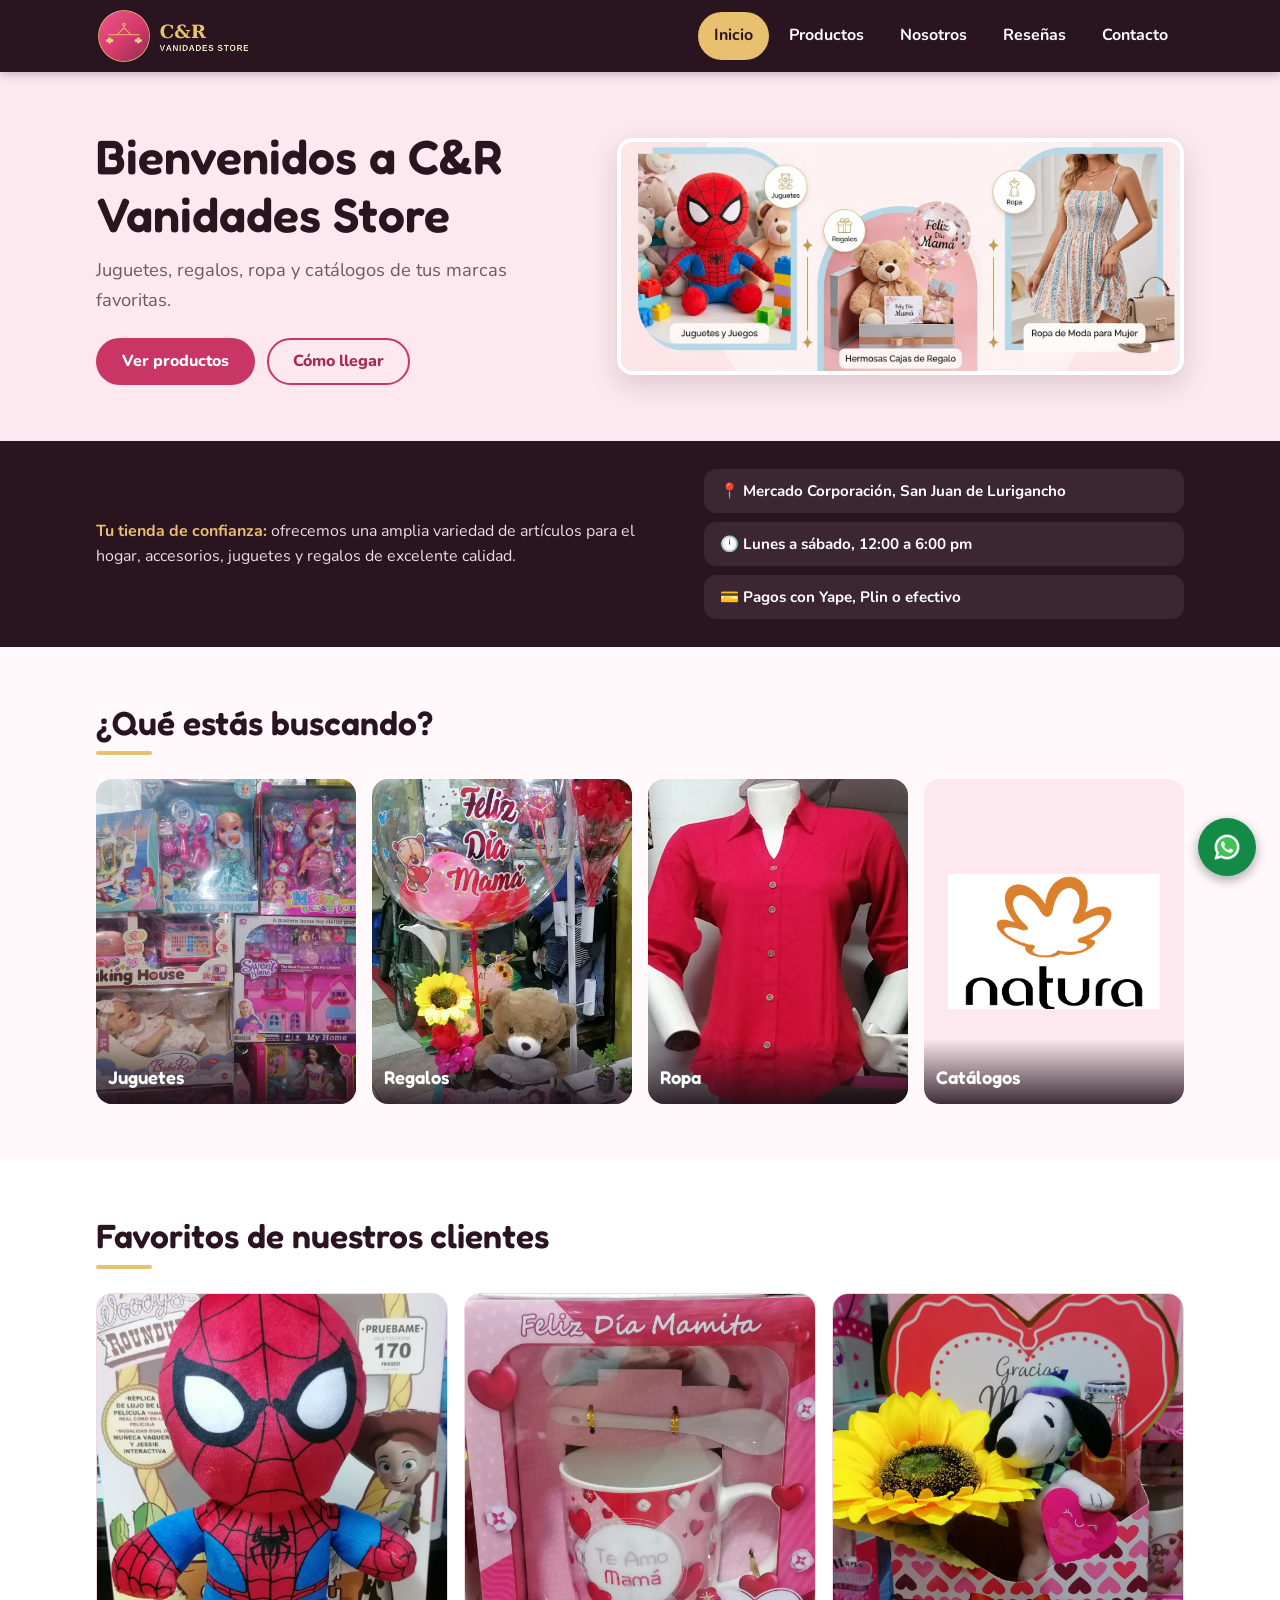
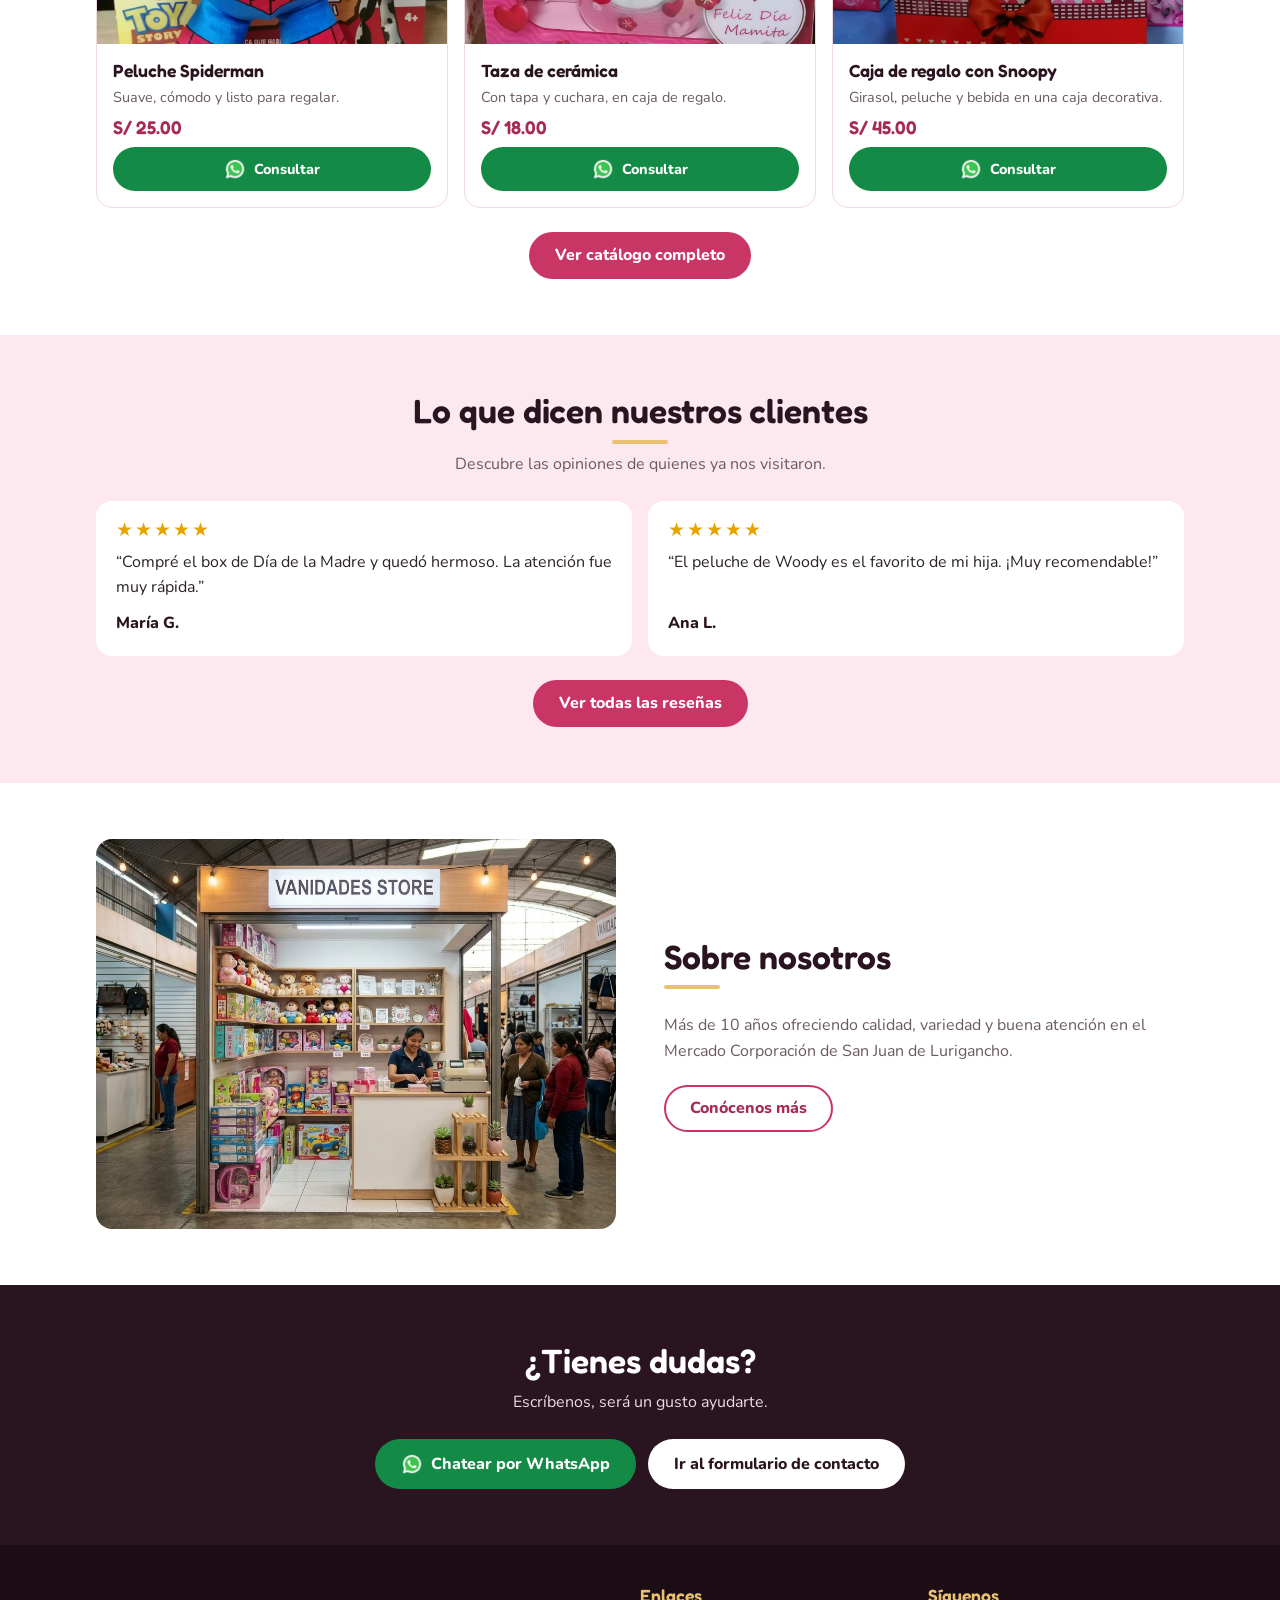
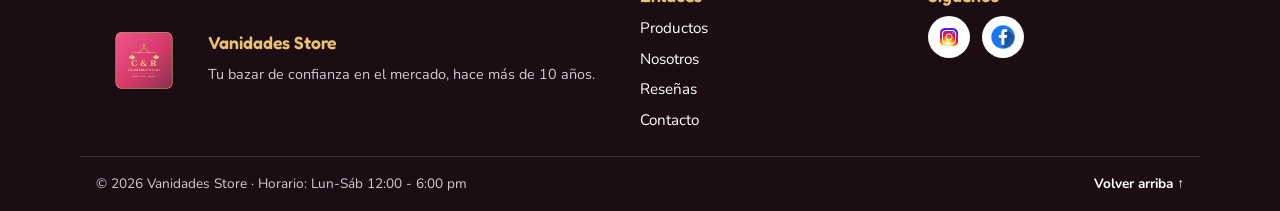
<file: index.html>
<!DOCTYPE html>
<html lang="es">
<head>
    <meta charset="UTF-8">
    <meta name="viewport" content="width=device-width, initial-scale=1.0">
    <title>Vanidades Store - Inicio</title>
    <meta name="description" content="Juguetes, regalos, ropa y catálogos de tus marcas favoritas en el Mercado Corporación, San Juan de Lurigancho.">

    <!-- Vista previa al compartir el link por WhatsApp / redes.
         Nota: og:image debe ser una URL completa (https://tudominio.com/...) cuando publiquen la web -->
    <meta property="og:title" content="Vanidades Store - Juguetes, ropa, regalos y catálogos">
    <meta property="og:description" content="Encuentra juguetes, regalos, ropa y catálogos de Natura, Avon, Esika, Seytu y Yanbal. Compra segura por Yape, Plin o efectivo.">
    <meta property="og:image" content="Imagenes/logo_cr_vanidades.png">
    <meta property="og:type" content="website">

    <!-- Tipografías (si no cargan, el navegador usa las de respaldo) -->
    <link rel="preconnect" href="https://fonts.googleapis.com">
    <link rel="preconnect" href="https://fonts.gstatic.com" crossorigin>
    <link href="https://fonts.googleapis.com/css2?family=Fredoka:wght@500;600&family=Nunito:wght@400;700;800&display=swap" rel="stylesheet">

    <link rel="stylesheet" href="Estilos/general.css">
    <link rel="stylesheet" href="Estilos/index.css">
</head>
<body id="top">

<!-- ENCABEZADO -->
<header class="cabecera">
    <div class="cabecera-interior">
        <a class="marca" href="index.html" aria-label="Vanidades Store - Ir al inicio">
            <img src="Imagenes/logo_cr_horizontal.png" alt="C&amp;R Vanidades Store" width="213" height="52">
        </a>

        <!-- Menú hamburguesa en celular (solo CSS, sin JavaScript) -->
        <input type="checkbox" id="menu-toggle" class="menu-toggle" aria-label="Abrir o cerrar el menú">
        <label for="menu-toggle" class="menu-boton" aria-hidden="true"><span></span></label>

        <!-- MENÚ DE NAVEGACIÓN -->
        <nav class="menu" aria-label="Menú principal">
                <a href="index.html" aria-current="page">Inicio</a>
                <a href="productos.html">Productos</a>
                <a href="nosotros.html">Nosotros</a>
                <a href="resenas.html">Reseñas</a>
                <a href="contacto.html">Contacto</a>
        </nav>
    </div>
</header>

<main>

    <!-- HERO: lo primero que ve el usuario -->
    <section class="hero" aria-labelledby="titulo-hero">
        <div class="contenedor hero-grid">
            <div class="hero-texto">
                <h1 id="titulo-hero">Bienvenidos a C&amp;R Vanidades Store</h1>
                <p>Juguetes, regalos, ropa y catálogos de tus marcas favoritas.</p>
                <div class="grupo-botones">
                    <a href="productos.html" class="btn btn-rosa">Ver productos</a>
                    <a href="contacto.html" class="btn btn-borde">Cómo llegar</a>
                </div>
            </div>
            <div class="hero-imagen">
                <img src="Imagenes/bannerhero.jpg" alt="Peluche de Spiderman, cajas de regalo y ropa de moda para mujer" width="1376" height="563">
            </div>
        </div>
    </section>

    <!-- CONFIANZA -->
    <section class="confianza" aria-label="Por qué comprar con nosotros">
        <div class="contenedor confianza-grid">
            <p><strong>Tu tienda de confianza:</strong> ofrecemos una amplia variedad de artículos para el hogar, accesorios, juguetes y regalos de excelente calidad.</p>
            <ul>
                <li>📍 Mercado Corporación, San Juan de Lurigancho</li>
                <li>🕛 Lunes a sábado, 12:00 a 6:00 pm</li>
                <li>💳 Pagos con Yape, Plin o efectivo</li>
            </ul>
        </div>
    </section>

    <!-- ACCESOS A CATEGORÍAS -->
    <section class="banda" aria-labelledby="titulo-categorias">
        <div class="contenedor">
            <div class="titulo-seccion"><h2 id="titulo-categorias">¿Qué estás buscando?</h2></div>
            <div class="categorias">
                <a class="categoria" href="productos.html#juguetes"><img src="Imagenes/juguetes3.jpeg" alt="" loading="lazy"><span>Juguetes</span></a>
                <a class="categoria" href="productos.html#regalos"><img src="Imagenes/regalo1.jpeg" alt="" loading="lazy"><span>Regalos</span></a>
                <a class="categoria" href="productos.html#ropa"><img src="Imagenes/ropa12.jpeg" alt="" loading="lazy"><span>Ropa</span></a>
                <a class="categoria logos" href="productos.html#catalogos"><img src="Imagenes/natura-1.png" alt="" loading="lazy"><span>Catálogos</span></a>
            </div>
        </div>
    </section>

    <!-- PRODUCTOS DESTACADOS -->
    <section class="banda banda-blanca" id="destacados" aria-labelledby="titulo-destacados">
        <div class="contenedor">
            <div class="titulo-seccion"><h2 id="titulo-destacados">Favoritos de nuestros clientes</h2></div>
            <div class="rejilla-productos">
        <article class="producto">
            <img src="Imagenes/jueguete1.jpeg" alt="Peluche de Spiderman" width="600" height="600">
            <div class="producto-info">
                <h3>Peluche Spiderman</h3>
                <p>Suave, cómodo y listo para regalar.</p>
                <p class="precio">S/ 25.00</p>
                <a class="btn btn-wa" href="https://wa.me/51930438700?text=Hola%2C%20quisiera%20consultar%20m%C3%A1s%20detalles%20sobre%3A%20Peluche%20Spiderman" target="_blank" rel="noopener"><img src="Imagenes/icons8-whatsapp-48.png" alt="" width="22" height="22"> Consultar</a>
            </div>
        </article>
        <article class="producto">
            <img src="Imagenes/regalo11.jpeg" alt="Taza de cerámica con tapa y cuchara en caja de regalo" width="600" height="600" loading="lazy">
            <div class="producto-info">
                <h3>Taza de cerámica</h3>
                <p>Con tapa y cuchara, en caja de regalo.</p>
                <p class="precio">S/ 18.00</p>
                <a class="btn btn-wa" href="https://wa.me/51930438700?text=Hola%2C%20quisiera%20consultar%20m%C3%A1s%20detalles%20sobre%3A%20Taza%20de%20cer%C3%A1mica" target="_blank" rel="noopener"><img src="Imagenes/icons8-whatsapp-48.png" alt="" width="22" height="22"> Consultar</a>
            </div>
        </article>
        <article class="producto">
            <img src="Imagenes/regalo10.jpeg" alt="Caja de regalo con girasol y peluche de Snoopy" width="600" height="600" loading="lazy">
            <div class="producto-info">
                <h3>Caja de regalo con Snoopy</h3>
                <p>Girasol, peluche y bebida en una caja decorativa.</p>
                <p class="precio">S/ 45.00</p>
                <a class="btn btn-wa" href="https://wa.me/51930438700?text=Hola%2C%20quisiera%20consultar%20m%C3%A1s%20detalles%20sobre%3A%20Caja%20de%20regalo%20con%20Snoopy" target="_blank" rel="noopener"><img src="Imagenes/icons8-whatsapp-48.png" alt="" width="22" height="22"> Consultar</a>
            </div>
        </article>
            </div>
            <div class="grupo-botones centrado mt">
                <a href="productos.html" class="btn btn-rosa">Ver catálogo completo</a>
            </div>
        </div>
    </section>

    <!-- OPINIONES (aside) -->
    <aside class="banda banda-rosa" aria-labelledby="titulo-opiniones">
        <div class="contenedor">
            <div class="titulo-seccion titulo-centrado">
                <h2 id="titulo-opiniones">Lo que dicen nuestros clientes</h2>
                <p>Descubre las opiniones de quienes ya nos visitaron.</p>
            </div>
            <div class="mini-resenas">
                <blockquote class="mini-review">
                    <div class="estrellas" role="img" aria-label="5 de 5 estrellas">★★★★★</div>
                    <p>“Compré el box de Día de la Madre y quedó hermoso. La atención fue muy rápida.”</p>
                    <footer>María G.</footer>
                </blockquote>
                <blockquote class="mini-review">
                    <div class="estrellas" role="img" aria-label="5 de 5 estrellas">★★★★★</div>
                    <p>“El peluche de Woody es el favorito de mi hija. ¡Muy recomendable!”</p>
                    <footer>Ana L.</footer>
                </blockquote>
            </div>
            <div class="grupo-botones centrado">
                <a href="resenas.html" class="btn btn-rosa">Ver todas las reseñas</a>
            </div>
        </div>
    </aside>

    <!-- SOBRE NOSOTROS -->
    <section class="banda banda-blanca" aria-labelledby="titulo-nosotros">
        <div class="contenedor nosotros-grid">
            <img src="Imagenes/local.jpg" alt="Fachada de la tienda Vanidades Store en el mercado" width="1000" height="747" loading="lazy">
            <div>
                <div class="titulo-seccion"><h2 id="titulo-nosotros">Sobre nosotros</h2></div>
                <p>Más de 10 años ofreciendo calidad, variedad y buena atención en el Mercado Corporación de San Juan de Lurigancho.</p>
                <a href="nosotros.html" class="btn btn-borde">Conócenos más</a>
            </div>
        </div>
    </section>

    <!-- CONTACTO RÁPIDO (aside) -->
    <aside class="banda banda-oscura contacto-mini" aria-labelledby="titulo-dudas">
        <div class="contenedor">
            <h2 id="titulo-dudas">¿Tienes dudas?</h2>
            <p>Escríbenos, será un gusto ayudarte.</p>
            <div class="grupo-botones centrado">
                <a href="https://wa.me/51930438700?text=Hola%2C%20quisiera%20informaci%C3%B3n" target="_blank" rel="noopener" class="btn btn-wa"><img src="Imagenes/icons8-whatsapp-48.png" alt="" width="22" height="22"> Chatear por WhatsApp</a>
                <a href="contacto.html" class="btn btn-claro">Ir al formulario de contacto</a>
            </div>
        </div>
    </aside>

</main>

<!-- WhatsApp flotante (visible en las 5 páginas) -->
<a href="https://wa.me/51930438700?text=Hola%2C%20quisiera%20informaci%C3%B3n" class="whatsapp-flotante" target="_blank" rel="noopener" aria-label="Escríbenos por WhatsApp">
    <img src="Imagenes/icons8-whatsapp-48.png" alt="" width="30" height="30">
</a>

<!-- PIE DE PÁGINA -->
<footer class="pie">
    <div class="pie-superior">
        <div class="pie-marca">
            <img src="Imagenes/logo_cr_vanidades.png" alt="Logo Vanidades Store" width="96" height="96" loading="lazy">
            <div>
                <h4>Vanidades Store</h4>
                <p>Tu bazar de confianza en el mercado, hace más de 10 años.</p>
            </div>
        </div>

        <nav aria-label="Enlaces del pie de página">
            <h4>Enlaces</h4>
            <div class="pie-enlaces">
                <a href="productos.html">Productos</a>
                <a href="nosotros.html">Nosotros</a>
                <a href="resenas.html">Reseñas</a>
                <a href="contacto.html">Contacto</a>
            </div>
        </nav>

        <div>
            <h4>Síguenos</h4>
            <div class="redes">
                <!-- Reemplazar "#" por el link real de cada red social -->
                <a href="#" target="_blank" rel="noopener" aria-label="Instagram"><img src="Imagenes/icons8-instagram-48.png" alt="" width="24" height="24"></a>
                <a href="#" target="_blank" rel="noopener" aria-label="Facebook"><img src="Imagenes/facebook.png" alt="" width="24" height="24"></a>
            </div>
        </div>
    </div>

    <div class="pie-inferior">
        <p>© 2026 Vanidades Store · Horario: Lun-Sáb 12:00 - 6:00 pm</p>
        <a href="#top">Volver arriba ↑</a>
    </div>
</footer>

</body>
</html>
</file>
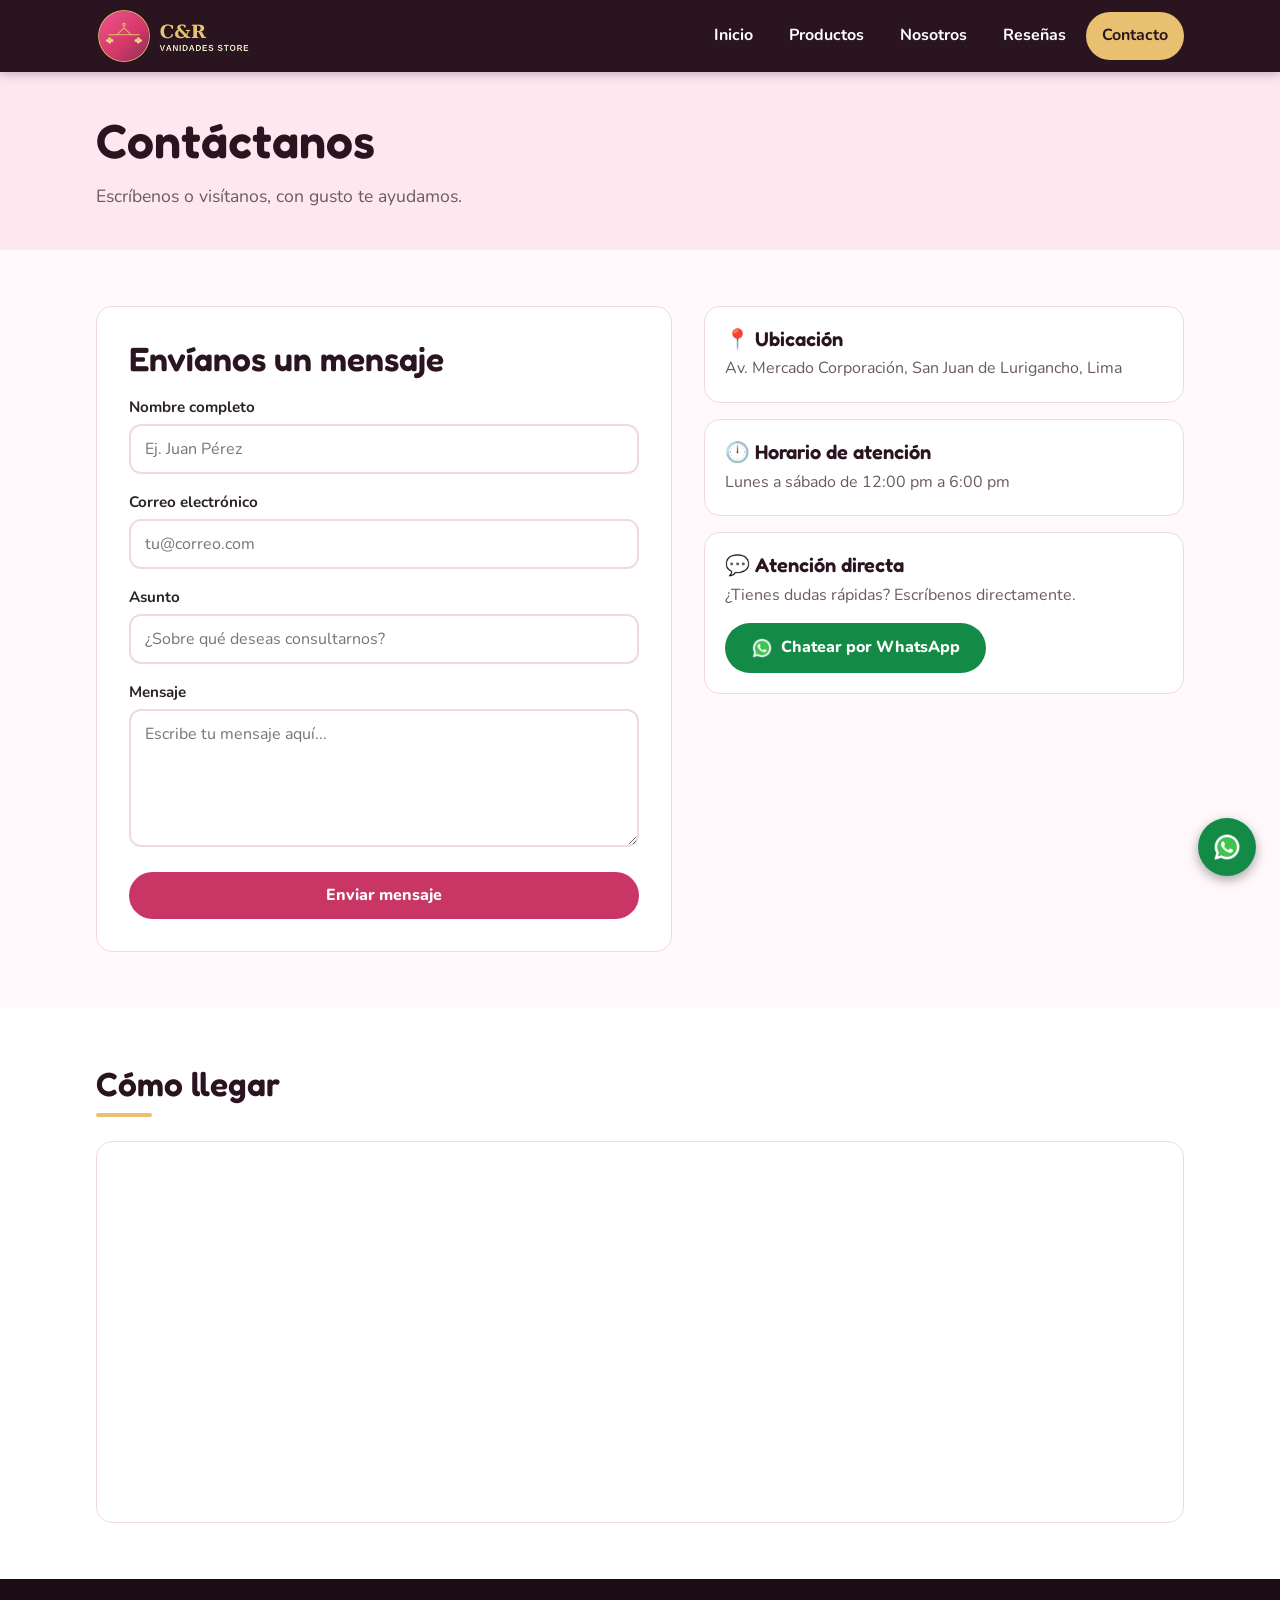
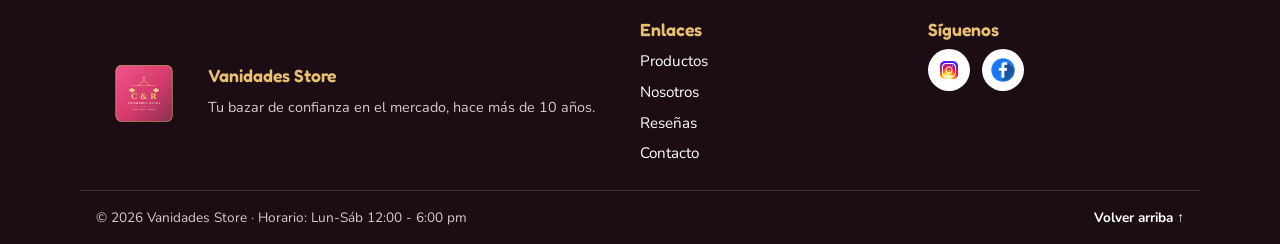
<file: contacto.html>
<!DOCTYPE html>
<html lang="es">
<head>
    <meta charset="UTF-8">
    <meta name="viewport" content="width=device-width, initial-scale=1.0">
    <title>Contacto - Vanidades Store</title>
    <meta name="description" content="Escríbenos por WhatsApp o formulario. Visítanos en el Mercado Corporación, San Juan de Lurigancho. Lunes a sábado de 12:00 a 6:00 pm.">

    <!-- Vista previa al compartir el link por WhatsApp / redes.
         Nota: og:image debe ser una URL completa (https://tudominio.com/...) cuando publiquen la web -->
    <meta property="og:title" content="Vanidades Store - Juguetes, ropa, regalos y catálogos">
    <meta property="og:description" content="Encuentra juguetes, regalos, ropa y catálogos de Natura, Avon, Esika, Seytu y Yanbal. Compra segura por Yape, Plin o efectivo.">
    <meta property="og:image" content="Imagenes/logo_cr_vanidades.png">
    <meta property="og:type" content="website">

    <!-- Tipografías (si no cargan, el navegador usa las de respaldo) -->
    <link rel="preconnect" href="https://fonts.googleapis.com">
    <link rel="preconnect" href="https://fonts.gstatic.com" crossorigin>
    <link href="https://fonts.googleapis.com/css2?family=Fredoka:wght@500;600&family=Nunito:wght@400;700;800&display=swap" rel="stylesheet">
    <link rel="stylesheet" href="Estilos/general.css">
    <link rel="stylesheet" href="Estilos/contacto.css">
</head>
<body id="top">

<!-- ENCABEZADO -->
<header class="cabecera">
    <div class="cabecera-interior">
        <a class="marca" href="index.html" aria-label="Vanidades Store - Ir al inicio">
            <img src="Imagenes/logo_cr_horizontal.png" alt="C&amp;R Vanidades Store" width="213" height="52">
        </a>

        <!-- Menú hamburguesa en celular (solo CSS, sin JavaScript) -->
        <input type="checkbox" id="menu-toggle" class="menu-toggle" aria-label="Abrir o cerrar el menú">
        <label for="menu-toggle" class="menu-boton" aria-hidden="true"><span></span></label>

        <!-- MENÚ DE NAVEGACIÓN -->
        <nav class="menu" aria-label="Menú principal">
                <a href="index.html">Inicio</a>
                <a href="productos.html">Productos</a>
                <a href="nosotros.html">Nosotros</a>
                <a href="resenas.html">Reseñas</a>
                <a href="contacto.html" aria-current="page">Contacto</a>
        </nav>
    </div>
</header>

<main>

    <section class="banner-pagina">
        <div class="contenedor">
            <h1>Contáctanos</h1>
            <p>Escríbenos o visítanos, con gusto te ayudamos.</p>
        </div>
    </section>

    <section class="banda" aria-label="Formulario y datos de atención">
        <div class="contenedor contacto-grid">

            <!-- Formulario -->
            <form class="formulario" action="#" method="post">
                <h2>Envíanos un mensaje</h2>

                <div class="campo">
                    <label for="nombre">Nombre completo</label>
                    <input type="text" id="nombre" name="nombre" required autocomplete="name" placeholder="Ej. Juan Pérez">
                </div>
                <div class="campo">
                    <label for="correo">Correo electrónico</label>
                    <input type="email" id="correo" name="correo" required autocomplete="email" placeholder="tu@correo.com">
                </div>
                <div class="campo">
                    <label for="asunto">Asunto</label>
                    <input type="text" id="asunto" name="asunto" placeholder="¿Sobre qué deseas consultarnos?">
                </div>
                <div class="campo">
                    <label for="mensaje">Mensaje</label>
                    <textarea id="mensaje" name="mensaje" rows="5" required placeholder="Escribe tu mensaje aquí..."></textarea>
                </div>

                <button type="submit" class="btn btn-rosa">Enviar mensaje</button>
            </form>

            <!-- Información de atención (aside) -->
            <aside class="datos" aria-label="Información de atención">
                <div class="dato">
                    <h3>📍 Ubicación</h3>
                    <address><p>Av. Mercado Corporación, San Juan de Lurigancho, Lima</p></address>
                </div>
                <div class="dato">
                    <h3>🕛 Horario de atención</h3>
                    <p>Lunes a sábado de 12:00 pm a 6:00 pm</p>
                </div>
                <div class="dato">
                    <h3>💬 Atención directa</h3>
                    <p>¿Tienes dudas rápidas? Escríbenos directamente.</p>
                    <a href="https://wa.me/51930438700?text=Hola%2C%20quisiera%20informaci%C3%B3n" target="_blank" rel="noopener" class="btn btn-wa"><img src="Imagenes/icons8-whatsapp-48.png" alt="" width="22" height="22"> Chatear por WhatsApp</a>
                </div>
            </aside>
        </div>
    </section>

    <!-- Mapa -->
    <section class="banda banda-blanca" aria-labelledby="titulo-mapa">
        <div class="contenedor">
            <div class="titulo-seccion"><h2 id="titulo-mapa">Cómo llegar</h2></div>
            <div class="mapa">
                <iframe
                    src="https://www.google.com/maps?q=Mercado%20Corporaci%C3%B3n%2C%20San%20Juan%20de%20Lurigancho&amp;output=embed"
                    loading="lazy"
                    referrerpolicy="no-referrer-when-downgrade"
                    title="Mapa con la ubicación de Vanidades Store"></iframe>
            </div>
        </div>
    </section>

</main>

<!-- WhatsApp flotante (visible en las 5 páginas) -->
<a href="https://wa.me/51930438700?text=Hola%2C%20quisiera%20informaci%C3%B3n" class="whatsapp-flotante" target="_blank" rel="noopener" aria-label="Escríbenos por WhatsApp">
    <img src="Imagenes/icons8-whatsapp-48.png" alt="" width="30" height="30">
</a>

<!-- PIE DE PÁGINA -->
<footer class="pie">
    <div class="pie-superior">
        <div class="pie-marca">
            <img src="Imagenes/logo_cr_vanidades.png" alt="Logo Vanidades Store" width="96" height="96" loading="lazy">
            <div>
                <h4>Vanidades Store</h4>
                <p>Tu bazar de confianza en el mercado, hace más de 10 años.</p>
            </div>
        </div>

        <nav aria-label="Enlaces del pie de página">
            <h4>Enlaces</h4>
            <div class="pie-enlaces">
                <a href="productos.html">Productos</a>
                <a href="nosotros.html">Nosotros</a>
                <a href="resenas.html">Reseñas</a>
                <a href="contacto.html">Contacto</a>
            </div>
        </nav>

        <div>
            <h4>Síguenos</h4>
            <div class="redes">
                <!-- Reemplazar "#" por el link real de cada red social -->
                <a href="#" target="_blank" rel="noopener" aria-label="Instagram"><img src="Imagenes/icons8-instagram-48.png" alt="" width="24" height="24"></a>
                <a href="#" target="_blank" rel="noopener" aria-label="Facebook"><img src="Imagenes/facebook.png" alt="" width="24" height="24"></a>
            </div>
        </div>
    </div>

    <div class="pie-inferior">
        <p>© 2026 Vanidades Store · Horario: Lun-Sáb 12:00 - 6:00 pm</p>
        <a href="#top">Volver arriba ↑</a>
    </div>
</footer>

</body>
</html>
</file>
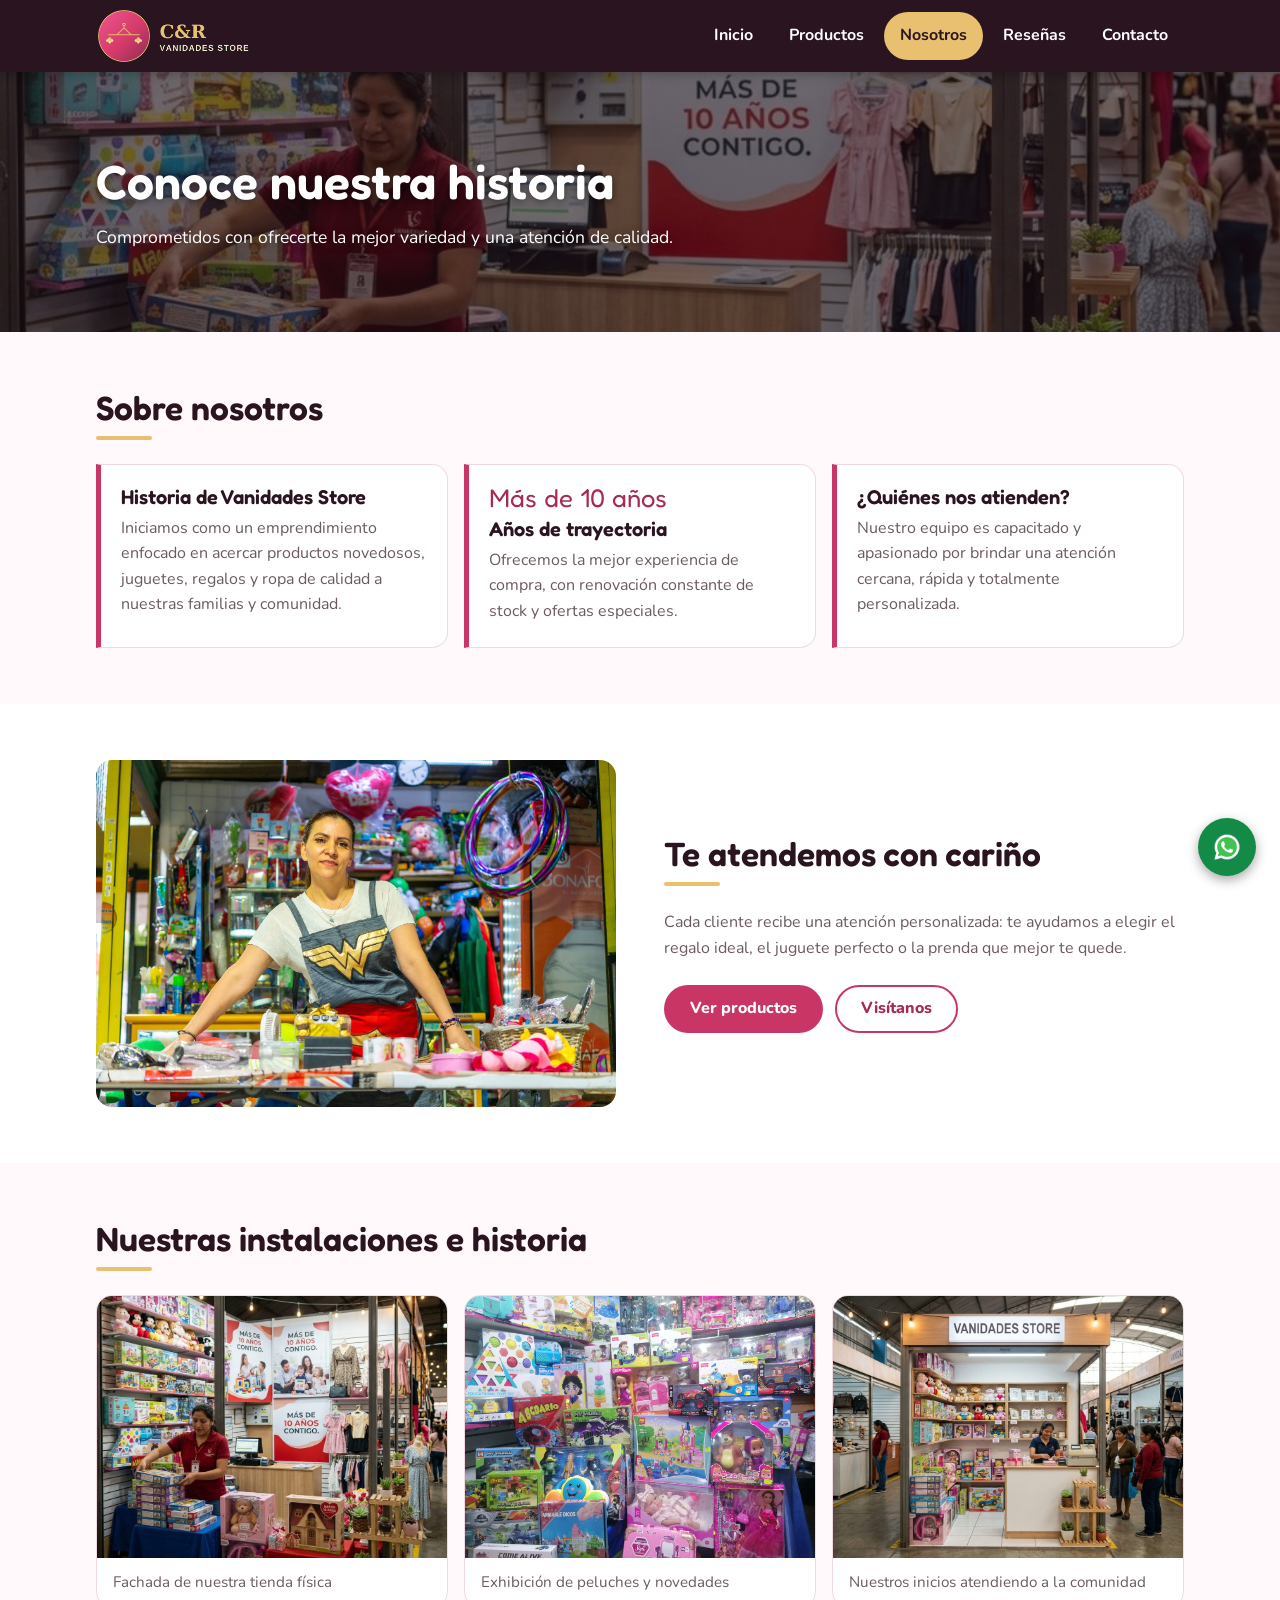
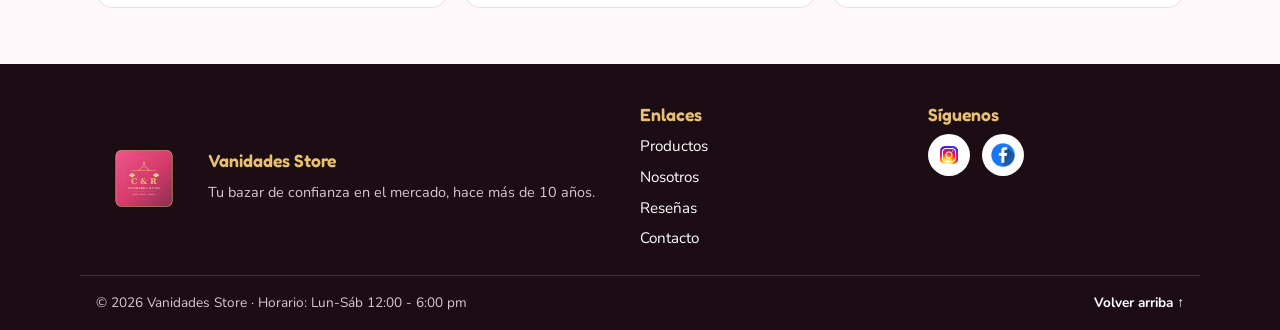
<file: nosotros.html>
<!DOCTYPE html>
<html lang="es">
<head>
    <meta charset="UTF-8">
    <meta name="viewport" content="width=device-width, initial-scale=1.0">
    <title>Nosotros - Vanidades Store</title>
    <meta name="description" content="Conoce la historia de Vanidades Store: más de 10 años de atención en el Mercado Corporación, San Juan de Lurigancho.">

    <!-- Vista previa al compartir el link por WhatsApp / redes.
         Nota: og:image debe ser una URL completa (https://tudominio.com/...) cuando publiquen la web -->
    <meta property="og:title" content="Vanidades Store - Juguetes, ropa, regalos y catálogos">
    <meta property="og:description" content="Encuentra juguetes, regalos, ropa y catálogos de Natura, Avon, Esika, Seytu y Yanbal. Compra segura por Yape, Plin o efectivo.">
    <meta property="og:image" content="Imagenes/logo_cr_vanidades.png">
    <meta property="og:type" content="website">

    <!-- Tipografías (si no cargan, el navegador usa las de respaldo) -->
    <link rel="preconnect" href="https://fonts.googleapis.com">
    <link rel="preconnect" href="https://fonts.gstatic.com" crossorigin>
    <link href="https://fonts.googleapis.com/css2?family=Fredoka:wght@500;600&family=Nunito:wght@400;700;800&display=swap" rel="stylesheet">

    <link rel="stylesheet" href="Estilos/general.css">
    <link rel="stylesheet" href="Estilos/nosotros.css">
</head>
<body id="top">

<!-- ENCABEZADO -->
<header class="cabecera">
    <div class="cabecera-interior">
        <a class="marca" href="index.html" aria-label="Vanidades Store - Ir al inicio">
            <img src="Imagenes/logo_cr_horizontal.png" alt="C&amp;R Vanidades Store" width="213" height="52">
        </a>

        <!-- Menú hamburguesa en celular (solo CSS, sin JavaScript) -->
        <input type="checkbox" id="menu-toggle" class="menu-toggle" aria-label="Abrir o cerrar el menú">
        <label for="menu-toggle" class="menu-boton" aria-hidden="true"><span></span></label>

        <!-- MENÚ DE NAVEGACIÓN -->
        <nav class="menu" aria-label="Menú principal">
                <a href="index.html">Inicio</a>
                <a href="productos.html">Productos</a>
                <a href="nosotros.html" aria-current="page">Nosotros</a>
                <a href="resenas.html">Reseñas</a>
                <a href="contacto.html">Contacto</a>
        </nav>
    </div>
</header>

<main>

    <!-- Banner -->
    <section class="banner-pagina con-foto">
        <div class="contenedor">
            <h1>Conoce nuestra historia</h1>
            <p>Comprometidos con ofrecerte la mejor variedad y una atención de calidad.</p>
        </div>
    </section>

    <!-- Historia, trayectoria y equipo -->
    <section class="banda" aria-labelledby="titulo-sobre">
        <div class="contenedor">
            <div class="titulo-seccion"><h2 id="titulo-sobre">Sobre nosotros</h2></div>
            <div class="historia">
                <article>
                    <h3>Historia de Vanidades Store</h3>
                    <p>Iniciamos como un emprendimiento enfocado en acercar productos novedosos, juguetes, regalos y ropa de calidad a nuestras familias y comunidad.</p>
                </article>
                <article>
                    <p class="destacado">Más de 10 años</p>
                    <h3>Años de trayectoria</h3>
                    <p>Ofrecemos la mejor experiencia de compra, con renovación constante de stock y ofertas especiales.</p>
                </article>
                <article>
                    <h3>¿Quiénes nos atienden?</h3>
                    <p>Nuestro equipo es capacitado y apasionado por brindar una atención cercana, rápida y totalmente personalizada.</p>
                </article>
            </div>
        </div>
    </section>

    <!-- Quién te atiende -->
    <section class="banda banda-blanca" aria-labelledby="titulo-atencion">
        <div class="contenedor atencion">
            <img src="Imagenes/bannerProd.jpg" alt="Persona del equipo atendiendo en el puesto de la tienda" width="1600" height="1081" loading="lazy">
            <div>
                <div class="titulo-seccion"><h2 id="titulo-atencion">Te atendemos con cariño</h2></div>
                <p>Cada cliente recibe una atención personalizada: te ayudamos a elegir el regalo ideal, el juguete perfecto o la prenda que mejor te quede.</p>
                <div class="grupo-botones mt">
                    <a href="productos.html" class="btn btn-rosa">Ver productos</a>
                    <a href="contacto.html" class="btn btn-borde">Visítanos</a>
                </div>
            </div>
        </div>
    </section>

    <!-- Galería -->
    <section class="banda" aria-labelledby="titulo-galeria">
        <div class="contenedor">
            <div class="titulo-seccion"><h2 id="titulo-galeria">Nuestras instalaciones e historia</h2></div>
            <div class="galeria">
                <figure>
                    <img src="Imagenes/localNuevo.jpg" alt="Foto del local principal" width="1000" height="747" loading="lazy">
                    <figcaption>Fachada de nuestra tienda física</figcaption>
                </figure>
                <figure>
                    <img src="Imagenes/juguetes4.jpeg" alt="Interior de la tienda con estantes llenos de juguetes" width="800" height="600" loading="lazy">
                    <figcaption>Exhibición de peluches y novedades</figcaption>
                </figure>
                <figure>
                    <img src="Imagenes/local.jpg" alt="Primer local de la empresa" width="1000" height="747" loading="lazy">
                    <figcaption>Nuestros inicios atendiendo a la comunidad</figcaption>
                </figure>
            </div>
        </div>
    </section>

</main>

<!-- WhatsApp flotante (visible en las 5 páginas) -->
<a href="https://wa.me/51930438700?text=Hola%2C%20quisiera%20informaci%C3%B3n" class="whatsapp-flotante" target="_blank" rel="noopener" aria-label="Escríbenos por WhatsApp">
    <img src="Imagenes/icons8-whatsapp-48.png" alt="" width="30" height="30">
</a>

<!-- PIE DE PÁGINA -->
<footer class="pie">
    <div class="pie-superior">
        <div class="pie-marca">
            <img src="Imagenes/logo_cr_vanidades.png" alt="Logo Vanidades Store" width="96" height="96" loading="lazy">
            <div>
                <h4>Vanidades Store</h4>
                <p>Tu bazar de confianza en el mercado, hace más de 10 años.</p>
            </div>
        </div>

        <nav aria-label="Enlaces del pie de página">
            <h4>Enlaces</h4>
            <div class="pie-enlaces">
                <a href="productos.html">Productos</a>
                <a href="nosotros.html">Nosotros</a>
                <a href="resenas.html">Reseñas</a>
                <a href="contacto.html">Contacto</a>
            </div>
        </nav>

        <div>
            <h4>Síguenos</h4>
            <div class="redes">
                <!-- Reemplazar "#" por el link real de cada red social -->
                <a href="#" target="_blank" rel="noopener" aria-label="Instagram"><img src="Imagenes/icons8-instagram-48.png" alt="" width="24" height="24"></a>
                <a href="#" target="_blank" rel="noopener" aria-label="Facebook"><img src="Imagenes/facebook.png" alt="" width="24" height="24"></a>
            </div>
        </div>
    </div>

    <div class="pie-inferior">
        <p>© 2026 Vanidades Store · Horario: Lun-Sáb 12:00 - 6:00 pm</p>
        <a href="#top">Volver arriba ↑</a>
    </div>
</footer>

</body>
</html>
</file>
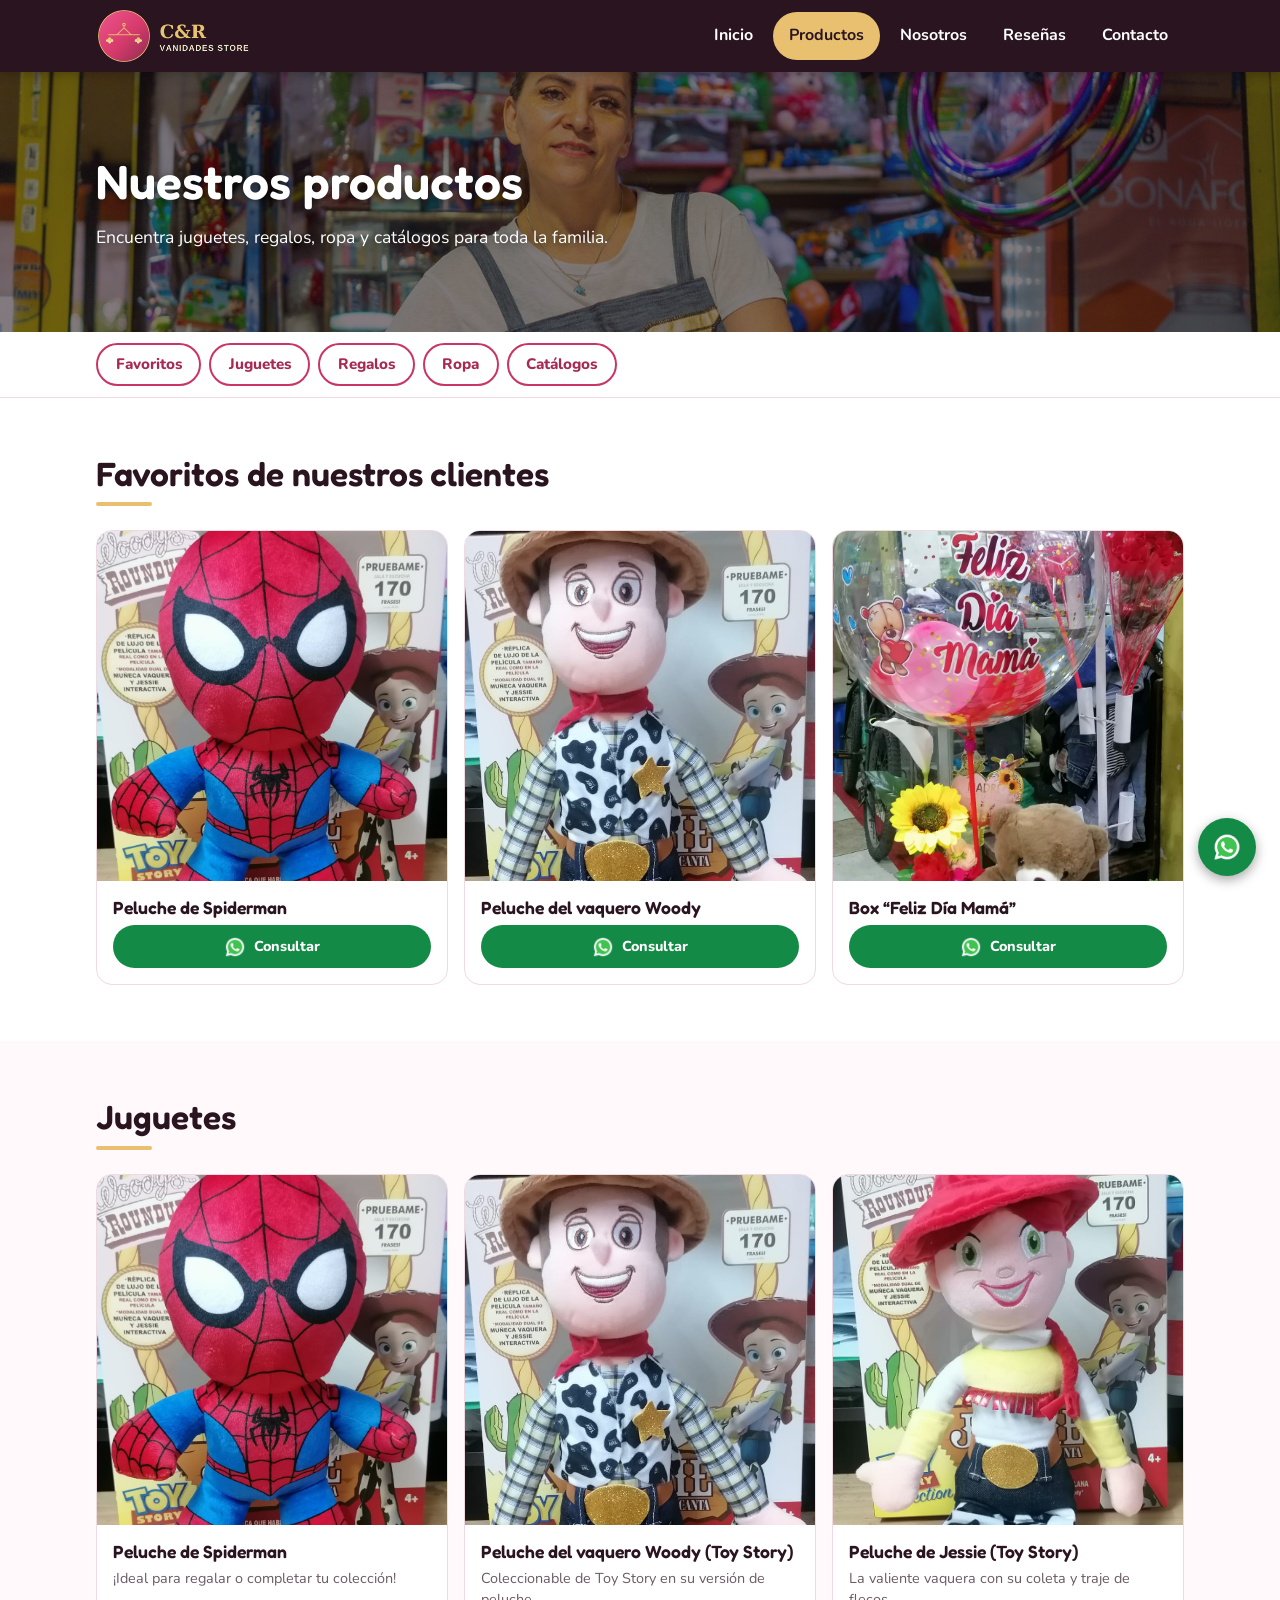
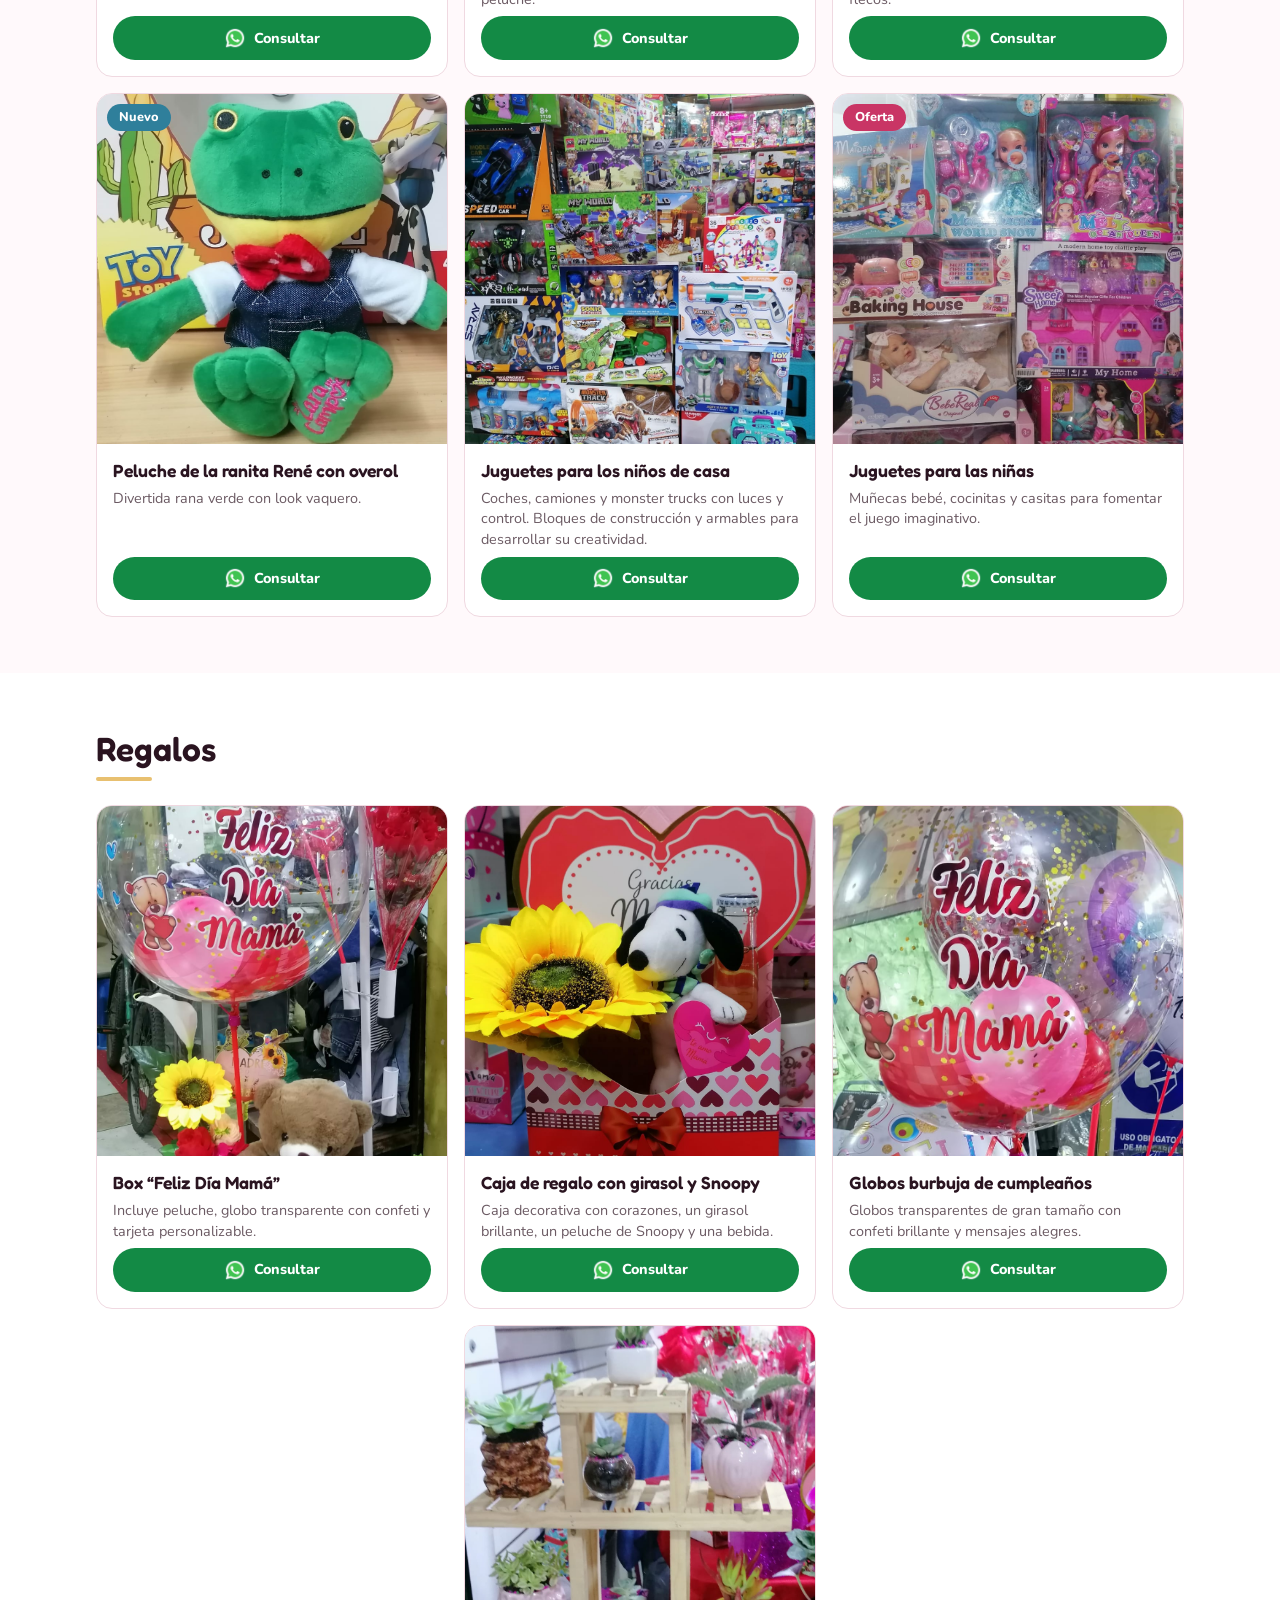
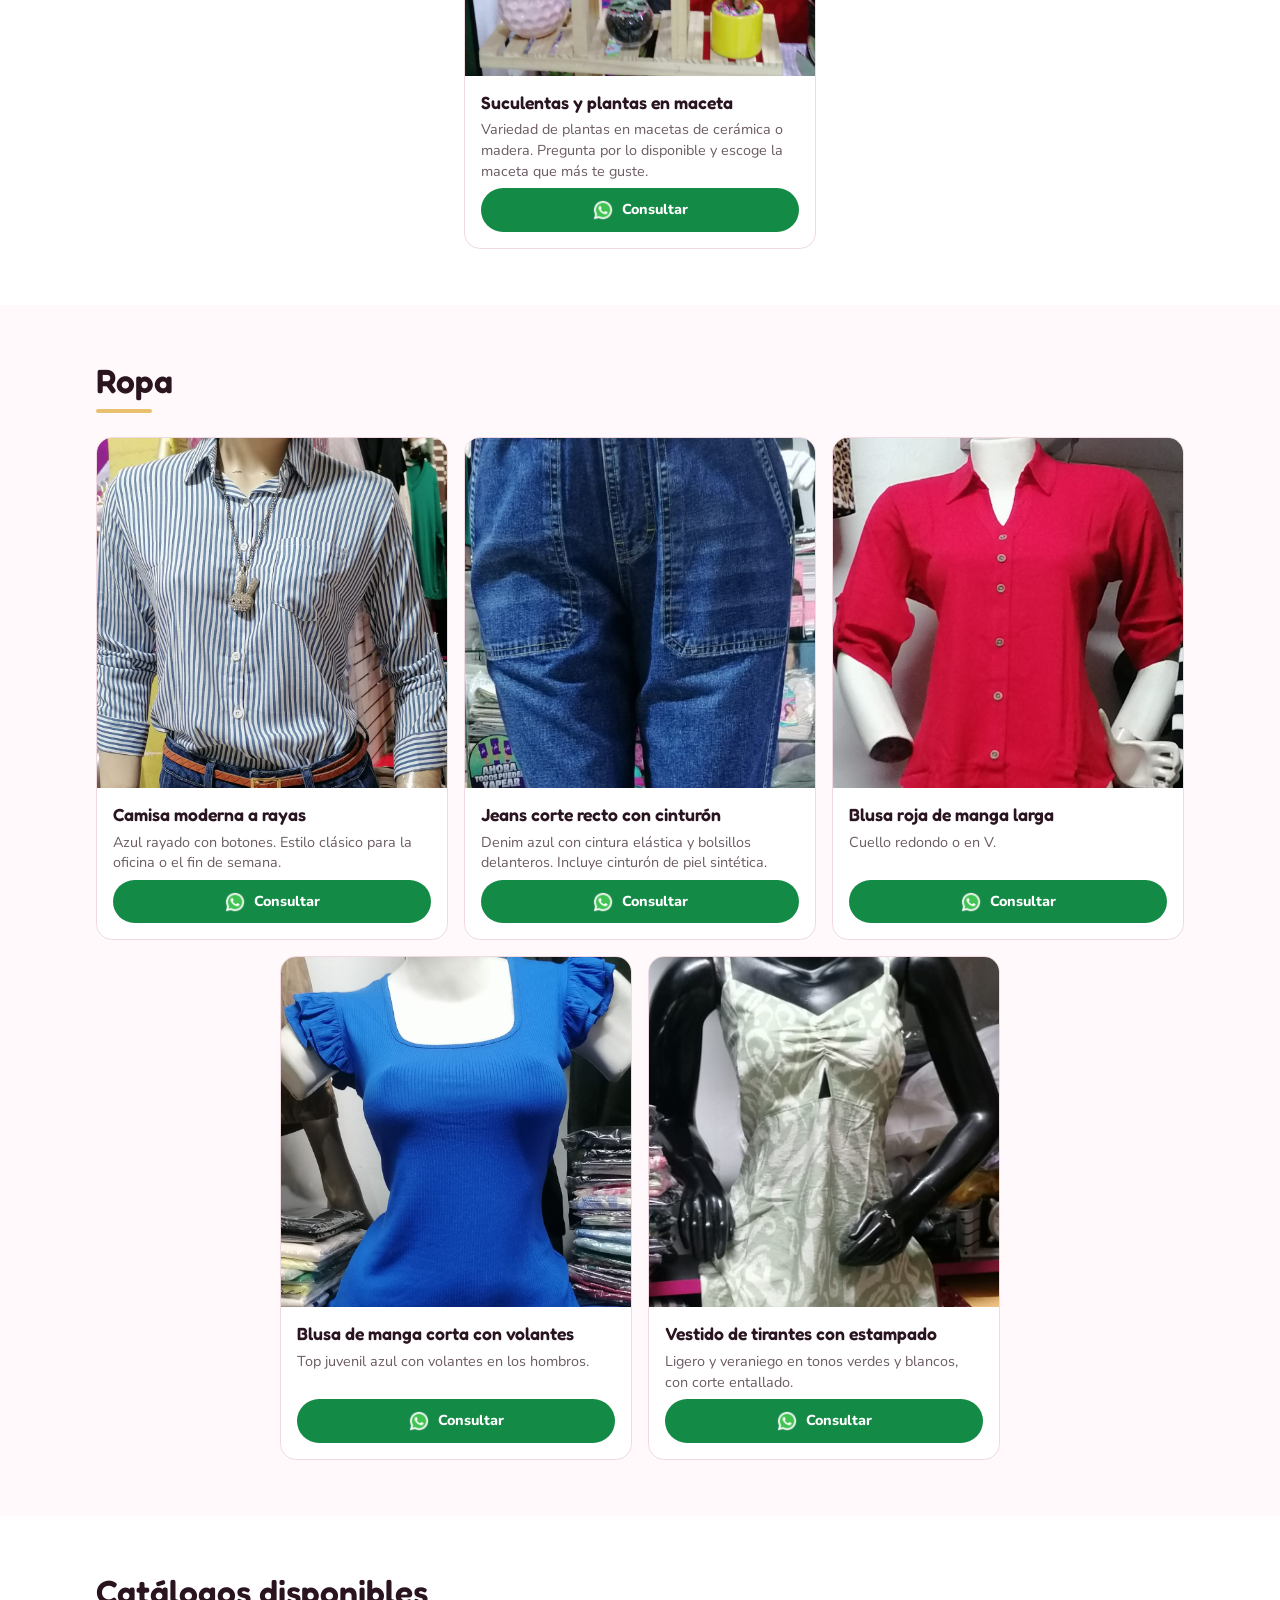
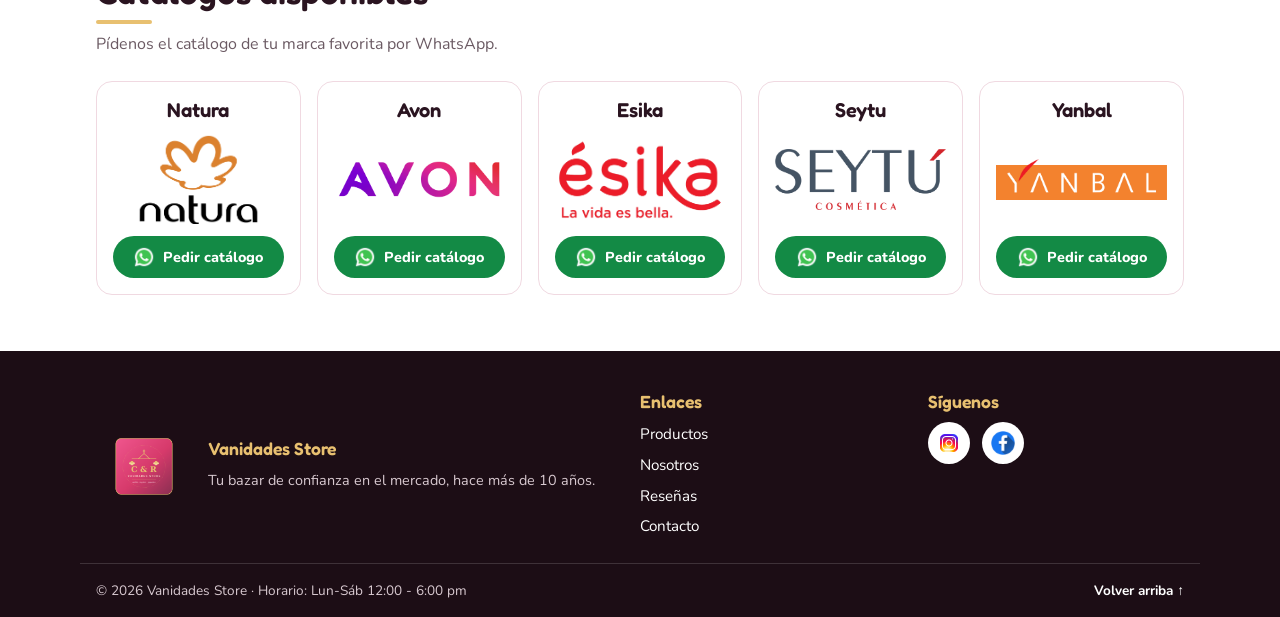
<file: productos.html>
<!DOCTYPE html>
<html lang="es">
<head>
    <meta charset="UTF-8">
    <meta name="viewport" content="width=device-width, initial-scale=1.0">
    <title>Productos - Vanidades Store</title>
    <meta name="description" content="Catálogo de juguetes, regalos, ropa y catálogos de Natura, Avon, Esika, Seytu y Yanbal.">

    <!-- Vista previa al compartir el link por WhatsApp / redes.
         Nota: og:image debe ser una URL completa (https://tudominio.com/...) cuando publiquen la web -->
    <meta property="og:title" content="Vanidades Store - Juguetes, ropa, regalos y catálogos">
    <meta property="og:description" content="Encuentra juguetes, regalos, ropa y catálogos de Natura, Avon, Esika, Seytu y Yanbal. Compra segura por Yape, Plin o efectivo.">
    <meta property="og:image" content="Imagenes/logo_cr_vanidades.png">
    <meta property="og:type" content="website">

    <!-- Tipografías (si no cargan, el navegador usa las de respaldo) -->
    <link rel="preconnect" href="https://fonts.googleapis.com">
    <link rel="preconnect" href="https://fonts.gstatic.com" crossorigin>
    <link href="https://fonts.googleapis.com/css2?family=Fredoka:wght@500;600&family=Nunito:wght@400;700;800&display=swap" rel="stylesheet">

    <link rel="stylesheet" href="Estilos/general.css">
    <link rel="stylesheet" href="Estilos/productos.css">
</head>
<body id="top">

<!-- ENCABEZADO -->
<header class="cabecera">
    <div class="cabecera-interior">
        <a class="marca" href="index.html" aria-label="Vanidades Store - Ir al inicio">
            <img src="Imagenes/logo_cr_horizontal.png" alt="C&amp;R Vanidades Store" width="213" height="52">
        </a>

        <!-- Menú hamburguesa en celular (solo CSS, sin JavaScript) -->
        <input type="checkbox" id="menu-toggle" class="menu-toggle" aria-label="Abrir o cerrar el menú">
        <label for="menu-toggle" class="menu-boton" aria-hidden="true"><span></span></label>

        <!-- MENÚ DE NAVEGACIÓN -->
        <nav class="menu" aria-label="Menú principal">
                <a href="index.html">Inicio</a>
                <a href="productos.html" aria-current="page">Productos</a>
                <a href="nosotros.html">Nosotros</a>
                <a href="resenas.html">Reseñas</a>
                <a href="contacto.html">Contacto</a>
        </nav>
    </div>
</header>

<main>

    <!-- Banner de la página -->
    <section class="banner-pagina con-foto">
        <div class="contenedor">
            <h1>Nuestros productos</h1>
            <p>Encuentra juguetes, regalos, ropa y catálogos para toda la familia.</p>
        </div>
    </section>

    <!-- Submenú de categorías: lleva a cada sección de abajo -->
    <nav class="submenu" aria-label="Categorías de productos">
        <div class="submenu-lista">
            <a href="#favoritos">Favoritos</a>
            <a href="#juguetes">Juguetes</a>
            <a href="#regalos">Regalos</a>
            <a href="#ropa">Ropa</a>
            <a href="#catalogos">Catálogos</a>
        </div>
    </nav>

    <section class="seccion-productos" id="favoritos" aria-labelledby="titulo-favoritos">
        <div class="contenedor">
            <div class="titulo-seccion"><h2 id="titulo-favoritos">Favoritos de nuestros clientes</h2></div>
            <div class="rejilla-productos">
        <article class="producto">
            <img src="Imagenes/jueguete1.jpeg" alt="Peluche de Spiderman" width="600" height="600">
            <div class="producto-info">
                <h3>Peluche de Spiderman</h3>
                <a class="btn btn-wa" href="https://wa.me/51930438700?text=Hola%2C%20quisiera%20consultar%20m%C3%A1s%20detalles%20sobre%3A%20Peluche%20de%20Spiderman" target="_blank" rel="noopener"><img src="Imagenes/icons8-whatsapp-48.png" alt="" width="22" height="22"> Consultar</a>
            </div>
        </article>
        <article class="producto">
            <img src="Imagenes/jueguete2.jpeg" alt="Peluche del vaquero Woody" width="600" height="600">
            <div class="producto-info">
                <h3>Peluche del vaquero Woody</h3>
                <a class="btn btn-wa" href="https://wa.me/51930438700?text=Hola%2C%20quisiera%20consultar%20m%C3%A1s%20detalles%20sobre%3A%20Peluche%20del%20vaquero%20Woody" target="_blank" rel="noopener"><img src="Imagenes/icons8-whatsapp-48.png" alt="" width="22" height="22"> Consultar</a>
            </div>
        </article>
        <article class="producto">
            <img src="Imagenes/regalo1.jpeg" alt="Box de regalo Feliz Día Mamá con globo y peluche" width="600" height="600">
            <div class="producto-info">
                <h3>Box “Feliz Día Mamá”</h3>
                <a class="btn btn-wa" href="https://wa.me/51930438700?text=Hola%2C%20quisiera%20consultar%20m%C3%A1s%20detalles%20sobre%3A%20Box%20%E2%80%9CFeliz%20D%C3%ADa%20Mam%C3%A1%E2%80%9D" target="_blank" rel="noopener"><img src="Imagenes/icons8-whatsapp-48.png" alt="" width="22" height="22"> Consultar</a>
            </div>
        </article>
            </div>
        </div>
    </section>

    <section class="seccion-productos" id="juguetes" aria-labelledby="titulo-juguetes">
        <div class="contenedor">
            <div class="titulo-seccion"><h2 id="titulo-juguetes">Juguetes</h2></div>
            <div class="rejilla-productos">
        <article class="producto">
            <img src="Imagenes/jueguete1.jpeg" alt="Peluche de Spiderman" width="600" height="600" loading="lazy">
            <div class="producto-info">
                <h3>Peluche de Spiderman</h3>
                <p>¡Ideal para regalar o completar tu colección!</p>
                <a class="btn btn-wa" href="https://wa.me/51930438700?text=Hola%2C%20quisiera%20consultar%20m%C3%A1s%20detalles%20sobre%3A%20Peluche%20de%20Spiderman" target="_blank" rel="noopener"><img src="Imagenes/icons8-whatsapp-48.png" alt="" width="22" height="22"> Consultar</a>
            </div>
        </article>
        <article class="producto">
            <img src="Imagenes/jueguete2.jpeg" alt="Peluche del vaquero Woody" width="600" height="600" loading="lazy">
            <div class="producto-info">
                <h3>Peluche del vaquero Woody (Toy Story)</h3>
                <p>Coleccionable de Toy Story en su versión de peluche.</p>
                <a class="btn btn-wa" href="https://wa.me/51930438700?text=Hola%2C%20quisiera%20consultar%20m%C3%A1s%20detalles%20sobre%3A%20Peluche%20del%20vaquero%20Woody%20%28Toy%20Story%29" target="_blank" rel="noopener"><img src="Imagenes/icons8-whatsapp-48.png" alt="" width="22" height="22"> Consultar</a>
            </div>
        </article>
        <article class="producto">
            <img src="Imagenes/jueguete3.jpeg" alt="Peluche de la vaquera Jessie" width="600" height="600" loading="lazy">
            <div class="producto-info">
                <h3>Peluche de Jessie (Toy Story)</h3>
                <p>La valiente vaquera con su coleta y traje de flecos.</p>
                <a class="btn btn-wa" href="https://wa.me/51930438700?text=Hola%2C%20quisiera%20consultar%20m%C3%A1s%20detalles%20sobre%3A%20Peluche%20de%20Jessie%20%28Toy%20Story%29" target="_blank" rel="noopener"><img src="Imagenes/icons8-whatsapp-48.png" alt="" width="22" height="22"> Consultar</a>
            </div>
        </article>
        <article class="producto">
            <span class="etiqueta etiqueta-nuevo">Nuevo</span>
            <img src="Imagenes/jueguete4.jpeg" alt="Peluche de la rana René con overol" width="600" height="600" loading="lazy">
            <div class="producto-info">
                <h3>Peluche de la ranita René con overol</h3>
                <p>Divertida rana verde con look vaquero.</p>
                <a class="btn btn-wa" href="https://wa.me/51930438700?text=Hola%2C%20quisiera%20consultar%20m%C3%A1s%20detalles%20sobre%3A%20Peluche%20de%20la%20ranita%20Ren%C3%A9%20con%20overol" target="_blank" rel="noopener"><img src="Imagenes/icons8-whatsapp-48.png" alt="" width="22" height="22"> Consultar</a>
            </div>
        </article>
        <article class="producto">
            <img src="Imagenes/jueguetes2.jpeg" alt="Estantes con carros, camiones y juguetes de construcción" width="600" height="600" loading="lazy">
            <div class="producto-info">
                <h3>Juguetes para los niños de casa</h3>
                <p>Coches, camiones y monster trucks con luces y control. Bloques de construcción y armables para desarrollar su creatividad.</p>
                <a class="btn btn-wa" href="https://wa.me/51930438700?text=Hola%2C%20quisiera%20consultar%20m%C3%A1s%20detalles%20sobre%3A%20Juguetes%20para%20los%20ni%C3%B1os%20de%20casa" target="_blank" rel="noopener"><img src="Imagenes/icons8-whatsapp-48.png" alt="" width="22" height="22"> Consultar</a>
            </div>
        </article>
        <article class="producto">
            <span class="etiqueta etiqueta-oferta">Oferta</span>
            <img src="Imagenes/juguetes3.jpeg" alt="Estantes con muñecas bebé, cocinitas y casitas" width="600" height="600" loading="lazy">
            <div class="producto-info">
                <h3>Juguetes para las niñas</h3>
                <p>Muñecas bebé, cocinitas y casitas para fomentar el juego imaginativo.</p>
                <a class="btn btn-wa" href="https://wa.me/51930438700?text=Hola%2C%20quisiera%20consultar%20m%C3%A1s%20detalles%20sobre%3A%20Juguetes%20para%20las%20ni%C3%B1as" target="_blank" rel="noopener"><img src="Imagenes/icons8-whatsapp-48.png" alt="" width="22" height="22"> Consultar</a>
            </div>
        </article>
            </div>
        </div>
    </section>

    <section class="seccion-productos" id="regalos" aria-labelledby="titulo-regalos">
        <div class="contenedor">
            <div class="titulo-seccion"><h2 id="titulo-regalos">Regalos</h2></div>
            <div class="rejilla-productos">
        <article class="producto">
            <img src="Imagenes/regalo1.jpeg" alt="Box de regalo Feliz Día Mamá con globo y peluche" width="600" height="600" loading="lazy">
            <div class="producto-info">
                <h3>Box “Feliz Día Mamá”</h3>
                <p>Incluye peluche, globo transparente con confeti y tarjeta personalizable.</p>
                <a class="btn btn-wa" href="https://wa.me/51930438700?text=Hola%2C%20quisiera%20consultar%20m%C3%A1s%20detalles%20sobre%3A%20Box%20%E2%80%9CFeliz%20D%C3%ADa%20Mam%C3%A1%E2%80%9D" target="_blank" rel="noopener"><img src="Imagenes/icons8-whatsapp-48.png" alt="" width="22" height="22"> Consultar</a>
            </div>
        </article>
        <article class="producto">
            <img src="Imagenes/regalo10.jpeg" alt="Caja de regalo con girasol y peluche de Snoopy" width="600" height="600" loading="lazy">
            <div class="producto-info">
                <h3>Caja de regalo con girasol y Snoopy</h3>
                <p>Caja decorativa con corazones, un girasol brillante, un peluche de Snoopy y una bebida.</p>
                <a class="btn btn-wa" href="https://wa.me/51930438700?text=Hola%2C%20quisiera%20consultar%20m%C3%A1s%20detalles%20sobre%3A%20Caja%20de%20regalo%20con%20girasol%20y%20Snoopy" target="_blank" rel="noopener"><img src="Imagenes/icons8-whatsapp-48.png" alt="" width="22" height="22"> Consultar</a>
            </div>
        </article>
        <article class="producto">
            <img src="Imagenes/regalo13.jpeg" alt="Globos burbuja transparentes de cumpleaños" width="600" height="600" loading="lazy">
            <div class="producto-info">
                <h3>Globos burbuja de cumpleaños</h3>
                <p>Globos transparentes de gran tamaño con confeti brillante y mensajes alegres.</p>
                <a class="btn btn-wa" href="https://wa.me/51930438700?text=Hola%2C%20quisiera%20consultar%20m%C3%A1s%20detalles%20sobre%3A%20Globos%20burbuja%20de%20cumplea%C3%B1os" target="_blank" rel="noopener"><img src="Imagenes/icons8-whatsapp-48.png" alt="" width="22" height="22"> Consultar</a>
            </div>
        </article>
        <article class="producto">
            <img src="Imagenes/regalo3.jpeg" alt="Suculentas y plantas en macetas decorativas" width="600" height="600" loading="lazy">
            <div class="producto-info">
                <h3>Suculentas y plantas en maceta</h3>
                <p>Variedad de plantas en macetas de cerámica o madera. Pregunta por lo disponible y escoge la maceta que más te guste.</p>
                <a class="btn btn-wa" href="https://wa.me/51930438700?text=Hola%2C%20quisiera%20consultar%20m%C3%A1s%20detalles%20sobre%3A%20Suculentas%20y%20plantas%20en%20maceta" target="_blank" rel="noopener"><img src="Imagenes/icons8-whatsapp-48.png" alt="" width="22" height="22"> Consultar</a>
            </div>
        </article>
            </div>
        </div>
    </section>

    <section class="seccion-productos" id="ropa" aria-labelledby="titulo-ropa">
        <div class="contenedor">
            <div class="titulo-seccion"><h2 id="titulo-ropa">Ropa</h2></div>
            <div class="rejilla-productos">
        <article class="producto">
            <img src="Imagenes/ropa2.jpeg" alt="Camisa a rayas azul para mujer" width="600" height="600" loading="lazy">
            <div class="producto-info">
                <h3>Camisa moderna a rayas</h3>
                <p>Azul rayado con botones. Estilo clásico para la oficina o el fin de semana.</p>
                <a class="btn btn-wa" href="https://wa.me/51930438700?text=Hola%2C%20quisiera%20consultar%20m%C3%A1s%20detalles%20sobre%3A%20Camisa%20moderna%20a%20rayas" target="_blank" rel="noopener"><img src="Imagenes/icons8-whatsapp-48.png" alt="" width="22" height="22"> Consultar</a>
            </div>
        </article>
        <article class="producto">
            <img src="Imagenes/ropa5.jpeg" alt="Jean azul de corte recto con cinturón" width="600" height="600" loading="lazy">
            <div class="producto-info">
                <h3>Jeans corte recto con cinturón</h3>
                <p>Denim azul con cintura elástica y bolsillos delanteros. Incluye cinturón de piel sintética.</p>
                <a class="btn btn-wa" href="https://wa.me/51930438700?text=Hola%2C%20quisiera%20consultar%20m%C3%A1s%20detalles%20sobre%3A%20Jeans%20corte%20recto%20con%20cintur%C3%B3n" target="_blank" rel="noopener"><img src="Imagenes/icons8-whatsapp-48.png" alt="" width="22" height="22"> Consultar</a>
            </div>
        </article>
        <article class="producto">
            <img src="Imagenes/ropa12.jpeg" alt="Blusa roja de manga larga" width="600" height="600" loading="lazy">
            <div class="producto-info">
                <h3>Blusa roja de manga larga</h3>
                <p>Cuello redondo o en V.</p>
                <a class="btn btn-wa" href="https://wa.me/51930438700?text=Hola%2C%20quisiera%20consultar%20m%C3%A1s%20detalles%20sobre%3A%20Blusa%20roja%20de%20manga%20larga" target="_blank" rel="noopener"><img src="Imagenes/icons8-whatsapp-48.png" alt="" width="22" height="22"> Consultar</a>
            </div>
        </article>
        <article class="producto">
            <img src="Imagenes/ropa11.jpeg" alt="Blusa azul de manga corta con volantes en los hombros" width="600" height="600" loading="lazy">
            <div class="producto-info">
                <h3>Blusa de manga corta con volantes</h3>
                <p>Top juvenil azul con volantes en los hombros.</p>
                <a class="btn btn-wa" href="https://wa.me/51930438700?text=Hola%2C%20quisiera%20consultar%20m%C3%A1s%20detalles%20sobre%3A%20Blusa%20de%20manga%20corta%20con%20volantes" target="_blank" rel="noopener"><img src="Imagenes/icons8-whatsapp-48.png" alt="" width="22" height="22"> Consultar</a>
            </div>
        </article>
        <article class="producto">
            <img src="Imagenes/ropa9.jpeg" alt="Vestido de tirantes con estampado verde y blanco" width="600" height="600" loading="lazy">
            <div class="producto-info">
                <h3>Vestido de tirantes con estampado</h3>
                <p>Ligero y veraniego en tonos verdes y blancos, con corte entallado.</p>
                <a class="btn btn-wa" href="https://wa.me/51930438700?text=Hola%2C%20quisiera%20consultar%20m%C3%A1s%20detalles%20sobre%3A%20Vestido%20de%20tirantes%20con%20estampado" target="_blank" rel="noopener"><img src="Imagenes/icons8-whatsapp-48.png" alt="" width="22" height="22"> Consultar</a>
            </div>
        </article>
            </div>
        </div>
    </section>

    <section class="seccion-productos" id="catalogos" aria-labelledby="titulo-catalogos">
        <div class="contenedor">
            <div class="titulo-seccion">
                <h2 id="titulo-catalogos">Catálogos disponibles</h2>
                <p>Pídenos el catálogo de tu marca favorita por WhatsApp.</p>
            </div>
            <div class="rejilla-catalogos">
                <article class="catalogo">
                    <h3>Natura</h3>
                    <img src="Imagenes/natura-1.png" alt="Logo de Natura" loading="lazy">
                    <a class="btn btn-wa" href="https://wa.me/51930438700?text=Hola%2C%20quisiera%20el%20cat%C3%A1logo%20de%20Natura" target="_blank" rel="noopener"><img src="Imagenes/icons8-whatsapp-48.png" alt="" width="22" height="22"> Pedir catálogo</a>
                </article>
                <article class="catalogo">
                    <h3>Avon</h3>
                    <img src="Imagenes/avon.png" alt="Logo de Avon" loading="lazy">
                    <a class="btn btn-wa" href="https://wa.me/51930438700?text=Hola%2C%20quisiera%20el%20cat%C3%A1logo%20de%20Avon" target="_blank" rel="noopener"><img src="Imagenes/icons8-whatsapp-48.png" alt="" width="22" height="22"> Pedir catálogo</a>
                </article>
                <article class="catalogo">
                    <h3>Esika</h3>
                    <img src="Imagenes/Esika_logo_PNG1.png" alt="Logo de Esika" loading="lazy">
                    <a class="btn btn-wa" href="https://wa.me/51930438700?text=Hola%2C%20quisiera%20el%20cat%C3%A1logo%20de%20Esika" target="_blank" rel="noopener"><img src="Imagenes/icons8-whatsapp-48.png" alt="" width="22" height="22"> Pedir catálogo</a>
                </article>
                <article class="catalogo">
                    <h3>Seytu</h3>
                    <img src="Imagenes/seytu-seeklogo.png" alt="Logo de Seytu" loading="lazy">
                    <a class="btn btn-wa" href="https://wa.me/51930438700?text=Hola%2C%20quisiera%20el%20cat%C3%A1logo%20de%20Seytu" target="_blank" rel="noopener"><img src="Imagenes/icons8-whatsapp-48.png" alt="" width="22" height="22"> Pedir catálogo</a>
                </article>
                <article class="catalogo">
                    <h3>Yanbal</h3>
                    <img src="Imagenes/yanbal-seeklogo.png" alt="Logo de Yanbal" loading="lazy">
                    <a class="btn btn-wa" href="https://wa.me/51930438700?text=Hola%2C%20quisiera%20el%20cat%C3%A1logo%20de%20Yanbal" target="_blank" rel="noopener"><img src="Imagenes/icons8-whatsapp-48.png" alt="" width="22" height="22"> Pedir catálogo</a>
                </article>
            </div>
        </div>
    </section>

</main>

<!-- WhatsApp flotante (visible en las 5 páginas) -->
<a href="https://wa.me/51930438700?text=Hola%2C%20quisiera%20informaci%C3%B3n" class="whatsapp-flotante" target="_blank" rel="noopener" aria-label="Escríbenos por WhatsApp">
    <img src="Imagenes/icons8-whatsapp-48.png" alt="" width="30" height="30">
</a>

<!-- PIE DE PÁGINA -->
<footer class="pie">
    <div class="pie-superior">
        <div class="pie-marca">
            <img src="Imagenes/logo_cr_vanidades.png" alt="Logo Vanidades Store" width="96" height="96" loading="lazy">
            <div>
                <h4>Vanidades Store</h4>
                <p>Tu bazar de confianza en el mercado, hace más de 10 años.</p>
            </div>
        </div>

        <nav aria-label="Enlaces del pie de página">
            <h4>Enlaces</h4>
            <div class="pie-enlaces">
                <a href="productos.html">Productos</a>
                <a href="nosotros.html">Nosotros</a>
                <a href="resenas.html">Reseñas</a>
                <a href="contacto.html">Contacto</a>
            </div>
        </nav>

        <div>
            <h4>Síguenos</h4>
            <div class="redes">
                <!-- Reemplazar "#" por el link real de cada red social -->
                <a href="#" target="_blank" rel="noopener" aria-label="Instagram"><img src="Imagenes/icons8-instagram-48.png" alt="" width="24" height="24"></a>
                <a href="#" target="_blank" rel="noopener" aria-label="Facebook"><img src="Imagenes/facebook.png" alt="" width="24" height="24"></a>
            </div>
        </div>
    </div>

    <div class="pie-inferior">
        <p>© 2026 Vanidades Store · Horario: Lun-Sáb 12:00 - 6:00 pm</p>
        <a href="#top">Volver arriba ↑</a>
    </div>
</footer>

</body>
</html>
</file>
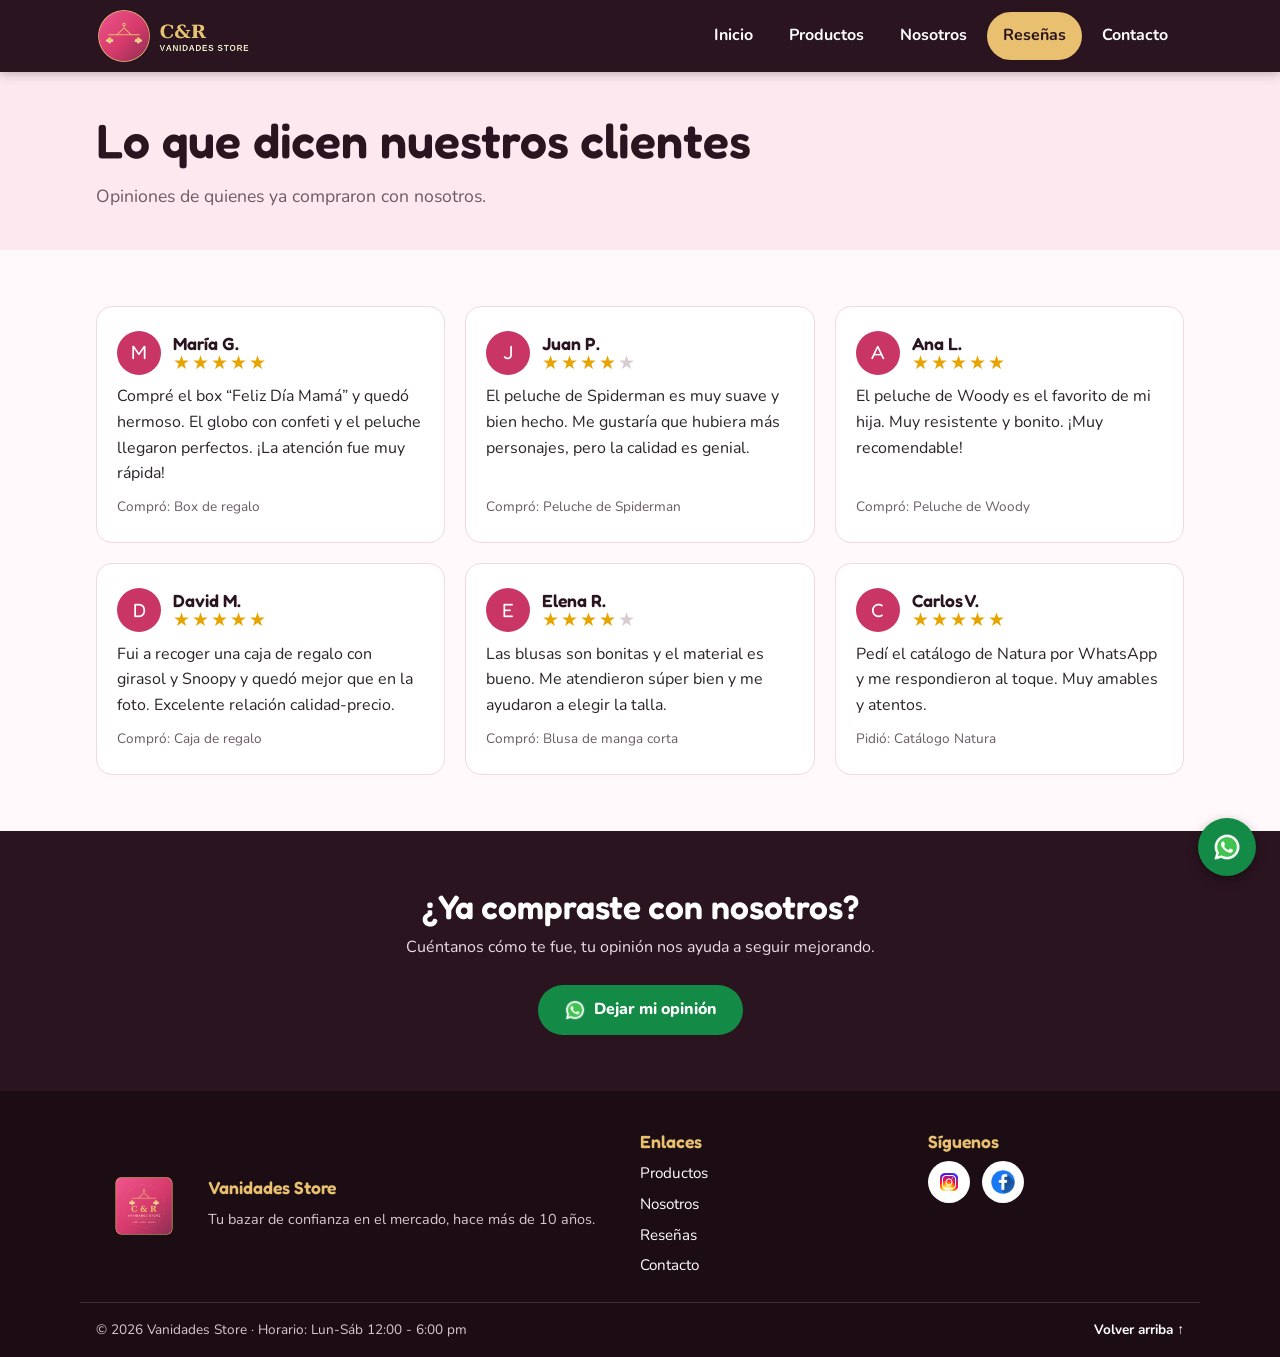
<file: resenas.html>
<!DOCTYPE html>
<html lang="es">
<head>
    <meta charset="UTF-8">
    <meta name="viewport" content="width=device-width, initial-scale=1.0">
    <title>Reseñas de clientes - Vanidades Store</title>
    <meta name="description" content="Lee las opiniones de nuestros clientes sobre juguetes, regalos y ropa de Vanidades Store.">

    <!-- Vista previa al compartir el link por WhatsApp / redes.
         Nota: og:image debe ser una URL completa (https://tudominio.com/...) cuando publiquen la web -->
    <meta property="og:title" content="Vanidades Store - Juguetes, ropa, regalos y catálogos">
    <meta property="og:description" content="Encuentra juguetes, regalos, ropa y catálogos de Natura, Avon, Esika, Seytu y Yanbal. Compra segura por Yape, Plin o efectivo.">
    <meta property="og:image" content="Imagenes/logo_cr_vanidades.png">
    <meta property="og:type" content="website">

    <!-- Tipografías (si no cargan, el navegador usa las de respaldo) -->
    <link rel="preconnect" href="https://fonts.googleapis.com">
    <link rel="preconnect" href="https://fonts.gstatic.com" crossorigin>
    <link href="https://fonts.googleapis.com/css2?family=Fredoka:wght@500;600&family=Nunito:wght@400;700;800&display=swap" rel="stylesheet">

    <link rel="stylesheet" href="Estilos/general.css">
    <link rel="stylesheet" href="Estilos/resenas.css">
</head>
<body id="top">

<!-- ENCABEZADO -->
<header class="cabecera">
    <div class="cabecera-interior">
        <a class="marca" href="index.html" aria-label="Vanidades Store - Ir al inicio">
            <img src="Imagenes/logo_cr_horizontal.png" alt="C&amp;R Vanidades Store" width="213" height="52">
        </a>

        <!-- Menú hamburguesa en celular (solo CSS, sin JavaScript) -->
        <input type="checkbox" id="menu-toggle" class="menu-toggle" aria-label="Abrir o cerrar el menú">
        <label for="menu-toggle" class="menu-boton" aria-hidden="true"><span></span></label>

        <!-- MENÚ DE NAVEGACIÓN -->
        <nav class="menu" aria-label="Menú principal">
                <a href="index.html">Inicio</a>
                <a href="productos.html">Productos</a>
                <a href="nosotros.html">Nosotros</a>
                <a href="resenas.html" aria-current="page">Reseñas</a>
                <a href="contacto.html">Contacto</a>
        </nav>
    </div>
</header>

<main>

    <section class="banner-pagina">
        <div class="contenedor">
            <h1>Lo que dicen nuestros clientes</h1>
            <p>Opiniones de quienes ya compraron con nosotros.</p>
        </div>
    </section>

    <section class="banda" aria-label="Opiniones de clientes">
        <div class="contenedor reviews">
            <article class="review-card">
                <header>
                    <span class="inicial" aria-hidden="true">M</span>
                    <div>
                        <h3>María G.</h3>
                        <div class="estrellas" role="img" aria-label="5 de 5 estrellas">★★★★★</div>
                    </div>
                </header>
                <p>Compré el box “Feliz Día Mamá” y quedó hermoso. El globo con confeti y el peluche llegaron perfectos. ¡La atención fue muy rápida!</p>
                <p class="compra">Compró: Box de regalo</p>
            </article>
            <article class="review-card">
                <header>
                    <span class="inicial" aria-hidden="true">J</span>
                    <div>
                        <h3>Juan P.</h3>
                        <div class="estrellas" role="img" aria-label="4 de 5 estrellas">★★★★<span class="vacia">★</span></div>
                    </div>
                </header>
                <p>El peluche de Spiderman es muy suave y bien hecho. Me gustaría que hubiera más personajes, pero la calidad es genial.</p>
                <p class="compra">Compró: Peluche de Spiderman</p>
            </article>
            <article class="review-card">
                <header>
                    <span class="inicial" aria-hidden="true">A</span>
                    <div>
                        <h3>Ana L.</h3>
                        <div class="estrellas" role="img" aria-label="5 de 5 estrellas">★★★★★</div>
                    </div>
                </header>
                <p>El peluche de Woody es el favorito de mi hija. Muy resistente y bonito. ¡Muy recomendable!</p>
                <p class="compra">Compró: Peluche de Woody</p>
            </article>
            <article class="review-card">
                <header>
                    <span class="inicial" aria-hidden="true">D</span>
                    <div>
                        <h3>David M.</h3>
                        <div class="estrellas" role="img" aria-label="5 de 5 estrellas">★★★★★</div>
                    </div>
                </header>
                <p>Fui a recoger una caja de regalo con girasol y Snoopy y quedó mejor que en la foto. Excelente relación calidad-precio.</p>
                <p class="compra">Compró: Caja de regalo</p>
            </article>
            <article class="review-card">
                <header>
                    <span class="inicial" aria-hidden="true">E</span>
                    <div>
                        <h3>Elena R.</h3>
                        <div class="estrellas" role="img" aria-label="4 de 5 estrellas">★★★★<span class="vacia">★</span></div>
                    </div>
                </header>
                <p>Las blusas son bonitas y el material es bueno. Me atendieron súper bien y me ayudaron a elegir la talla.</p>
                <p class="compra">Compró: Blusa de manga corta</p>
            </article>
            <article class="review-card">
                <header>
                    <span class="inicial" aria-hidden="true">C</span>
                    <div>
                        <h3>Carlos V.</h3>
                        <div class="estrellas" role="img" aria-label="5 de 5 estrellas">★★★★★</div>
                    </div>
                </header>
                <p>Pedí el catálogo de Natura por WhatsApp y me respondieron al toque. Muy amables y atentos.</p>
                <p class="compra">Pidió: Catálogo Natura</p>
            </article>
        </div>
    </section>

    <aside class="banda banda-oscura invitacion" aria-labelledby="titulo-invitacion">
        <div class="contenedor">
            <h2 id="titulo-invitacion">¿Ya compraste con nosotros?</h2>
            <p>Cuéntanos cómo te fue, tu opinión nos ayuda a seguir mejorando.</p>
            <div class="grupo-botones centrado">
                <a href="https://wa.me/51930438700?text=Hola%2C%20quisiera%20dejar%20mi%20opini%C3%B3n%20sobre%20mi%20compra" target="_blank" rel="noopener" class="btn btn-wa"><img src="Imagenes/icons8-whatsapp-48.png" alt="" width="22" height="22"> Dejar mi opinión</a>
            </div>
        </div>
    </aside>

</main>

<!-- WhatsApp flotante (visible en las 5 páginas) -->
<a href="https://wa.me/51930438700?text=Hola%2C%20quisiera%20informaci%C3%B3n" class="whatsapp-flotante" target="_blank" rel="noopener" aria-label="Escríbenos por WhatsApp">
    <img src="Imagenes/icons8-whatsapp-48.png" alt="" width="30" height="30">
</a>

<!-- PIE DE PÁGINA -->
<footer class="pie">
    <div class="pie-superior">
        <div class="pie-marca">
            <img src="Imagenes/logo_cr_vanidades.png" alt="Logo Vanidades Store" width="96" height="96" loading="lazy">
            <div>
                <h4>Vanidades Store</h4>
                <p>Tu bazar de confianza en el mercado, hace más de 10 años.</p>
            </div>
        </div>

        <nav aria-label="Enlaces del pie de página">
            <h4>Enlaces</h4>
            <div class="pie-enlaces">
                <a href="productos.html">Productos</a>
                <a href="nosotros.html">Nosotros</a>
                <a href="resenas.html">Reseñas</a>
                <a href="contacto.html">Contacto</a>
            </div>
        </nav>

        <div>
            <h4>Síguenos</h4>
            <div class="redes">
                <!-- Reemplazar "#" por el link real de cada red social -->
                <a href="#" target="_blank" rel="noopener" aria-label="Instagram"><img src="Imagenes/icons8-instagram-48.png" alt="" width="24" height="24"></a>
                <a href="#" target="_blank" rel="noopener" aria-label="Facebook"><img src="Imagenes/facebook.png" alt="" width="24" height="24"></a>
            </div>
        </div>
    </div>

    <div class="pie-inferior">
        <p>© 2026 Vanidades Store · Horario: Lun-Sáb 12:00 - 6:00 pm</p>
        <a href="#top">Volver arriba ↑</a>
    </div>
</footer>

</body>
</html>
</file>
<file: Estilos/general.css>
/* =========================================================
   general.css — estilos compartidos por las 5 páginas
   Orden: variables → base → header/nav → botones → tarjetas
          → footer → WhatsApp flotante → responsive
   Se escribe "mobile first": lo base es para celular y los
   @media (min-width) agregan mejoras para pantallas grandes.
   ========================================================= */

:root {
  --rosa: #C93565;
  --rosa-oscuro: #A72A52;
  --rosa-claro: #FDE8EF;
  --dorado: #E8C070;
  --ciruela: #2A1420;
  --ciruela-oscuro: #1C0D15;
  --azul: #2F7F9B;
  --whatsapp: #138A45;
  --whatsapp-oscuro: #0E6E37;
  --fondo: #FFF9FB;
  --blanco: #ffffff;
  --texto: #2B2328;
  --texto-suave: #6B5A63;
  --borde: #F0D9E1;
  --estrella: #E7A400;

  --fuente-titulos: 'Fredoka', 'Trebuchet MS', 'Segoe UI', sans-serif;
  --fuente-texto: 'Nunito', 'Segoe UI', Tahoma, Verdana, sans-serif;

  --radio: 16px;
  --alto-cabecera: 68px;
  --ancho-max: 1120px;
}

/* ---------- BASE ---------- */
*, *::before, *::after { box-sizing: border-box; }
* { margin: 0; padding: 0; }

html {
  scroll-behavior: smooth;
  scroll-padding-top: calc(var(--alto-cabecera) + 16px);
}

body {
  font-family: var(--fuente-texto);
  background: var(--fondo);
  color: var(--texto);
  line-height: 1.6;
  -webkit-text-size-adjust: 100%;
}

img { max-width: 100%; height: auto; display: block; }
a { color: var(--rosa-oscuro); }

h1, h2, h3, h4 {
  font-family: var(--fuente-titulos);
  color: var(--ciruela);
  line-height: 1.2;
  font-weight: 600;
}
h1 { font-size: clamp(1.9rem, 6vw, 3rem); }
h2 { font-size: clamp(1.5rem, 4.5vw, 2.1rem); }
h3 { font-size: clamp(1.05rem, 3.5vw, 1.25rem); }

:focus-visible {
  outline: 3px solid var(--azul);
  outline-offset: 3px;
}

.solo-lector {                       /* texto solo para lectores de pantalla */
  position: absolute;
  width: 1px; height: 1px;
  overflow: hidden;
  clip: rect(0 0 0 0);
  white-space: nowrap;
}

.contenedor {
  width: 100%;
  max-width: var(--ancho-max);
  margin: 0 auto;
  padding: 0 1rem;
}

/* ---------- HEADER Y NAV ---------- */
.cabecera {
  background: var(--ciruela);
  position: sticky;
  top: 0;
  z-index: 50;
  box-shadow: 0 2px 10px rgba(0, 0, 0, 0.25);
}

.cabecera-interior {
  max-width: var(--ancho-max);
  margin: 0 auto;
  padding: 0.5rem 1rem;
  min-height: var(--alto-cabecera);
  display: flex;
  align-items: center;
  justify-content: space-between;
  flex-wrap: wrap;
  gap: 0.25rem 1rem;
}

.marca img { height: 52px; width: auto; }

/* Menú hamburguesa SOLO con CSS (checkbox + label) */
.menu-toggle {
  position: absolute;
  opacity: 0;
  pointer-events: none;
}

.menu-boton {
  display: inline-flex;
  flex-direction: column;
  justify-content: center;
  gap: 5px;
  width: 46px;
  height: 46px;
  padding: 12px;
  border: 2px solid rgba(255, 255, 255, 0.3);
  border-radius: 12px;
  cursor: pointer;
}
.menu-boton span,
.menu-boton::before,
.menu-boton::after {
  content: "";
  display: block;
  height: 3px;
  background: #fff;
  border-radius: 2px;
}
.menu-toggle:focus-visible + .menu-boton {
  outline: 3px solid var(--dorado);
  outline-offset: 3px;
}

.menu {
  display: none;
  flex-basis: 100%;
  flex-direction: column;
  gap: 0.25rem;
  padding: 0.5rem 0 1rem;
}
.menu-toggle:checked ~ .menu { display: flex; }

.menu a {
  color: #fff;
  text-decoration: none;
  font-weight: 700;
  padding: 0.7rem 1rem;
  border-radius: 999px;
  transition: background-color 0.2s;
}
.menu a:hover { background: rgba(255, 255, 255, 0.14); }
.menu a[aria-current="page"] { background: var(--dorado); color: var(--ciruela); }

/* ---------- SECCIONES (bandas de ancho completo) ---------- */
.banda { padding: 2.5rem 0; }
.banda-blanca { background: var(--blanco); }
.banda-rosa { background: var(--rosa-claro); }
.banda-oscura { background: var(--ciruela); color: #fff; }
.banda-oscura h2 { color: #fff; }

.titulo-seccion { margin-bottom: 1.5rem; }
.titulo-seccion h2::after {          /* subrayado corto dorado */
  content: "";
  display: block;
  width: 56px;
  height: 4px;
  margin-top: 0.5rem;
  background: var(--dorado);
  border-radius: 2px;
}
.titulo-seccion p { color: var(--texto-suave); margin-top: 0.5rem; max-width: 60ch; }
.titulo-centrado { text-align: center; }
.titulo-centrado h2::after, .titulo-centrado p { margin-left: auto; margin-right: auto; }

/* ---------- BANNER DE PÁGINAS INTERNAS ---------- */
.banner-pagina {
  background: var(--rosa-claro);
  padding: 2.5rem 0;
}
.banner-pagina p {
  margin-top: 0.75rem;
  max-width: 55ch;
  font-size: 1.1rem;
  color: var(--texto-suave);
}
.banner-pagina.con-foto {
  min-height: 260px;
  display: flex;
  align-items: center;
  background-size: cover;
  background-position: center 30%;
  background-repeat: no-repeat;
}
.banner-pagina.con-foto h1,
.banner-pagina.con-foto p { color: #fff; text-shadow: 0 2px 8px rgba(0, 0, 0, 0.5); }

/* ---------- BOTONES ---------- */
.btn {
  display: inline-flex;
  align-items: center;
  justify-content: center;
  gap: 0.5rem;
  padding: 0.75rem 1.5rem;
  border: 2px solid transparent;
  border-radius: 999px;
  font-family: inherit;
  font-size: 1rem;
  font-weight: 800;
  line-height: 1.2;
  text-align: center;
  text-decoration: none;
  cursor: pointer;
  transition: background-color 0.2s, color 0.2s, border-color 0.2s;
}
.btn img { width: 22px; height: 22px; }

.btn-rosa { background: var(--rosa); color: #fff; }
.btn-rosa:hover { background: var(--rosa-oscuro); }

.btn-wa { background: var(--whatsapp); color: #fff; }
.btn-wa:hover { background: var(--whatsapp-oscuro); }

.btn-borde { border-color: var(--rosa); color: var(--rosa-oscuro); background: transparent; }
.btn-borde:hover { background: var(--rosa); color: #fff; }

.btn-claro { background: #fff; color: var(--ciruela); }
.btn-claro:hover { background: var(--dorado); }

.grupo-botones { display: flex; flex-wrap: wrap; gap: 0.75rem; }
.centrado { justify-content: center; text-align: center; }
.mt { margin-top: 1.5rem; }

/* ---------- TARJETA DE PRODUCTO (index y productos) ---------- */
.rejilla-productos {
  display: flex;
  flex-wrap: wrap;
  justify-content: center;
  gap: 1rem;
}

.producto {
  position: relative;
  flex: 0 0 calc((100% - 1rem) / 2);        /* celular: 2 por fila */
  display: flex;
  flex-direction: column;
  background: var(--blanco);
  border: 1px solid var(--borde);
  border-radius: var(--radio);
  overflow: hidden;
  transition: box-shadow 0.2s;
}
.producto:hover { box-shadow: 0 8px 22px rgba(42, 20, 32, 0.12); }

.producto > img {
  width: 100%;
  aspect-ratio: 1 / 1;
  object-fit: cover;
  object-position: center 20%;
  background: var(--rosa-claro);
}

.producto-info {
  flex: 1;
  display: flex;
  flex-direction: column;
  gap: 0.4rem;
  padding: 0.85rem;
}
.producto-info h3 { font-size: 1rem; }
.producto-info p { font-size: 0.9rem; color: var(--texto-suave); line-height: 1.45; }
.producto-info .precio { font-family: var(--fuente-titulos); font-size: 1.15rem; color: var(--rosa-oscuro); font-weight: 600; }
.producto-info .btn { margin-top: auto; padding: 0.55rem 0.8rem; font-size: 0.9rem; }

.etiqueta {
  position: absolute;
  top: 10px;
  left: 10px;
  z-index: 2;
  padding: 0.2rem 0.75rem;
  border-radius: 999px;
  font-size: 0.8rem;
  font-weight: 800;
  color: #fff;
}
.etiqueta-nuevo { background: var(--azul); }
.etiqueta-oferta { background: var(--rosa); }

/* ---------- ESTRELLAS ---------- */
.estrellas { color: var(--estrella); font-size: 1.2rem; letter-spacing: 2px; line-height: 1; }
.estrellas .vacia { color: #D9CCD1; }

/* ---------- FOOTER ---------- */
.pie {
  background: var(--ciruela-oscuro);
  color: #fff;
  margin-top: 0;
}
.pie-superior {
  max-width: var(--ancho-max);
  margin: 0 auto;
  padding: 2.5rem 1rem 1.5rem;
  display: grid;
  gap: 2rem;
  grid-template-columns: 1fr;
}
.pie-marca { display: flex; align-items: center; gap: 1rem; }
.pie-marca img { width: 96px; height: 96px; object-fit: contain; flex-shrink: 0; }
.pie-marca p { font-size: 0.9rem; color: #D8C9D0; }
.pie h4 { color: var(--dorado); margin-bottom: 0.6rem; font-size: 1.1rem; }
.pie-enlaces { display: flex; flex-direction: column; gap: 0.4rem; }
.pie-enlaces a { color: #fff; text-decoration: none; font-size: 0.95rem; }
.pie-enlaces a:hover { text-decoration: underline; }

.redes { display: flex; gap: 0.75rem; }
.redes a {
  display: grid;
  place-items: center;
  width: 42px;
  height: 42px;
  background: #fff;
  border-radius: 50%;
  transition: transform 0.2s;
}
.redes a:hover { transform: scale(1.1); }
.redes img { width: 24px; height: 24px; }

.pie-inferior {
  max-width: var(--ancho-max);
  margin: 0 auto;
  padding: 1rem;
  border-top: 1px solid rgba(255, 255, 255, 0.15);
  display: flex;
  flex-direction: column;
  align-items: center;
  gap: 0.4rem;
  text-align: center;
  font-size: 0.85rem;
  color: #D8C9D0;
}
.pie-inferior a { color: #fff; text-decoration: none; font-weight: 700; }
.pie-inferior a:hover { text-decoration: underline; }

/* ---------- WHATSAPP FLOTANTE ---------- */
.whatsapp-flotante {
  position: fixed;
  right: 16px;
  bottom: 16px;
  z-index: 60;
  display: grid;
  place-items: center;
  width: 54px;
  height: 54px;
  background: var(--whatsapp);
  border-radius: 50%;
  box-shadow: 0 4px 12px rgba(0, 0, 0, 0.35);
  transition: transform 0.2s;
}
.whatsapp-flotante:hover { transform: scale(1.08); }
.whatsapp-flotante img { width: 30px; height: 30px; }

/* =========================================================
   RESPONSIVE (siempre al final)
   ========================================================= */
@media (min-width: 600px) {
  .banda { padding: 3.5rem 0; }
  .pie-superior { grid-template-columns: 1fr 1fr; }
  .pie-marca { grid-column: 1 / -1; }
  .pie-inferior { flex-direction: row; justify-content: space-between; text-align: left; }
}

@media (min-width: 700px) {
  .producto { flex-basis: calc((100% - 2rem) / 3); }   /* 3 por fila */
  .producto-info { padding: 1rem; }
  .producto-info h3 { font-size: 1.1rem; }
}

@media (min-width: 900px) {
  .menu-boton { display: none; }
  .menu {
    display: flex;
    flex-direction: row;
    flex-basis: auto;
    padding: 0;
    gap: 0.25rem;
  }
  .marca img { height: 56px; }
  .pie-superior { grid-template-columns: 2fr 1fr 1fr; }
  .pie-marca { grid-column: auto; }
  .whatsapp-flotante { right: 24px; bottom: 24px; width: 58px; height: 58px; }
}

@media (prefers-reduced-motion: reduce) {
  html { scroll-behavior: auto; }
  * { transition: none !important; }
}
</file>
<file: Estilos/index.css>
/* index.css — SOLO lo propio de index.html */

/* ---------- HERO ---------- */
.hero { background: var(--rosa-claro); padding: 2rem 0 2.5rem; }
.hero-grid { display: grid; gap: 1.5rem; align-items: center; }
.hero-texto p { font-size: 1.15rem; color: var(--texto-suave); margin: 0.75rem 0 1.5rem; max-width: 42ch; }
.hero-imagen img {
  width: 100%;
  border-radius: var(--radio);
  border: 4px solid #fff;
  box-shadow: 0 10px 28px rgba(42, 20, 32, 0.15);
}

/* ---------- CONFIANZA ---------- */
.confianza { background: var(--ciruela); color: #fff; padding: 1.75rem 0; }
.confianza-grid { display: grid; gap: 1.25rem; }
.confianza p { color: #EADDE3; max-width: 60ch; }
.confianza strong { color: var(--dorado); }
.confianza ul { list-style: none; display: grid; gap: 0.6rem; }
.confianza li {
  display: flex;
  align-items: center;
  gap: 0.6rem;
  padding: 0.6rem 1rem;
  background: rgba(255, 255, 255, 0.08);
  border-radius: 12px;
  font-weight: 700;
  font-size: 0.95rem;
}

/* ---------- CATEGORÍAS ---------- */
.categorias { display: grid; grid-template-columns: repeat(2, 1fr); gap: 1rem; }
.categoria {
  position: relative;
  display: block;
  aspect-ratio: 4 / 5;
  overflow: hidden;
  border-radius: var(--radio);
  background: var(--rosa-claro);
  text-decoration: none;
}
.categoria img { width: 100%; height: 100%; object-fit: cover; transition: transform 0.4s; }
.categoria:hover img { transform: scale(1.05); }
.categoria.logos img { object-fit: contain; padding: 1.5rem; }
.categoria span {
  position: absolute;
  left: 0; right: 0; bottom: 0;
  padding: 1.5rem 0.75rem 0.75rem;
  background: linear-gradient(transparent, rgba(28, 13, 21, 0.85));   /* franja para que el texto se lea sobre la foto */
  color: #fff;
  font-family: var(--fuente-titulos);
  font-size: 1.15rem;
  font-weight: 600;
}

/* ---------- RESEÑAS MINI (aside) ---------- */
.mini-resenas { display: grid; gap: 1rem; margin-bottom: 1.5rem; }
.mini-review {
  background: #fff;
  border-radius: var(--radio);
  padding: 1.25rem;
  display: flex;
  flex-direction: column;
  gap: 0.6rem;
}
.mini-review footer { margin-top: auto; font-weight: 800; color: var(--ciruela); }

/* ---------- NOSOTROS MINI ---------- */
.nosotros-grid { display: grid; gap: 1.5rem; align-items: center; }
.nosotros-grid img { width: 100%; aspect-ratio: 4 / 3; object-fit: cover; border-radius: var(--radio); }
.nosotros-grid p { color: var(--texto-suave); margin: 0.75rem 0 1.25rem; max-width: 55ch; }

/* ---------- CONTACTO MINI (aside) ---------- */
.contacto-mini { text-align: center; }
.contacto-mini p { color: #EADDE3; margin: 0.5rem 0 1.5rem; }
.contacto-mini h2::after { margin-left: auto; margin-right: auto; }

/* ---------- RESPONSIVE ---------- */
@media (min-width: 600px) {
  .categorias { grid-template-columns: repeat(4, 1fr); }
  .mini-resenas { grid-template-columns: 1fr 1fr; }
}

@media (min-width: 900px) {
  .hero { padding: 3.5rem 0; }
  .hero-grid { grid-template-columns: 1fr 1.2fr; gap: 3rem; }
  .confianza-grid { grid-template-columns: 1.2fr 1fr; align-items: center; gap: 2rem; }
  .nosotros-grid { grid-template-columns: 1fr 1fr; gap: 3rem; }
}
</file>
<file: Estilos/contacto.css>
/* contacto.css — SOLO lo propio de contacto.html */

.contacto-grid { display: grid; gap: 1.5rem; align-items: start; }

/* ---------- FORMULARIO ---------- */
.formulario {
  background: #fff;
  border: 1px solid var(--borde);
  border-radius: var(--radio);
  padding: 1.25rem;
}
.formulario h2 { margin-bottom: 1rem; }
.campo { margin-bottom: 1rem; }
.campo label { display: block; margin-bottom: 0.3rem; font-weight: 700; font-size: 0.95rem; }

.campo input,
.campo textarea {
  width: 100%;
  padding: 0.75rem 0.9rem;
  border: 2px solid var(--borde);
  border-radius: 12px;
  font-family: inherit;
  font-size: 1rem;           /* 16px evita el zoom automático en iPhone */
  color: var(--texto);
  background: #fff;
}
.campo textarea { resize: vertical; min-height: 130px; }
.campo input:focus,
.campo textarea:focus { outline: none; border-color: var(--rosa); box-shadow: 0 0 0 3px var(--rosa-claro); }
.formulario .btn { width: 100%; }

/* ---------- DATOS DE ATENCIÓN (aside) ---------- */
.datos { display: grid; gap: 1rem; }
.dato {
  background: #fff;
  border: 1px solid var(--borde);
  border-radius: var(--radio);
  padding: 1.25rem;
}
.dato h3 { margin-bottom: 0.35rem; }
.dato p { color: var(--texto-suave); }
.dato .btn { margin-top: 0.9rem; }
address { font-style: normal; }

/* ---------- MAPA ---------- */
.mapa { border-radius: var(--radio); overflow: hidden; border: 1px solid var(--borde); }
.mapa iframe { display: block; width: 100%; height: 280px; border: 0; }

@media (min-width: 900px) {
  .contacto-grid { grid-template-columns: 1.2fr 1fr; gap: 2rem; }
  .formulario { padding: 2rem; }
  .mapa iframe { height: 380px; }
}
</file>
<file: Estilos/nosotros.css>
/* nosotros.css — SOLO lo propio de nosotros.html */

.banner-pagina.con-foto {
  background-image:
    linear-gradient(rgba(28, 13, 21, 0.6), rgba(28, 13, 21, 0.6)),
    url("../Imagenes/localNuevo.jpg");
  background-position: center 60%;
}

/* ---------- TARJETAS DE HISTORIA ---------- */
.historia { display: grid; gap: 1rem; }
.historia article {
  background: #fff;
  border: 1px solid var(--borde);
  border-left: 5px solid var(--rosa);
  border-radius: 0 var(--radio) var(--radio) 0;
  padding: 1.25rem 1.25rem 1.4rem;
}
.historia h3 { margin-bottom: 0.4rem; }
.historia p { color: var(--texto-suave); }
.historia .destacado { font-family: var(--fuente-titulos); font-size: 1.6rem; color: var(--rosa-oscuro); line-height: 1; margin-bottom: 0.4rem; }

/* ---------- QUIÉN TE ATIENDE ---------- */
.atencion { display: grid; gap: 1.5rem; align-items: center; }
.atencion img { width: 100%; aspect-ratio: 3 / 2; object-fit: cover; border-radius: var(--radio); }
.atencion p { color: var(--texto-suave); margin-top: 0.75rem; max-width: 55ch; }

/* ---------- GALERÍA ---------- */
.galeria { display: grid; gap: 1rem; }
.galeria figure { background: #fff; border: 1px solid var(--borde); border-radius: var(--radio); overflow: hidden; }
.galeria img { width: 100%; aspect-ratio: 4 / 3; object-fit: cover; }
.galeria figcaption { padding: 0.75rem 1rem; font-size: 0.95rem; color: var(--texto-suave); }

@media (min-width: 700px) {
  .historia { grid-template-columns: repeat(3, 1fr); }
  .galeria { grid-template-columns: repeat(3, 1fr); }
}
@media (min-width: 900px) {
  .atencion { grid-template-columns: 1fr 1fr; gap: 3rem; }
}
</file>
<file: Estilos/productos.css>
/* productos.css — SOLO lo propio de productos.html */

.banner-pagina.con-foto {
  background-image:
    linear-gradient(rgba(28, 13, 21, 0.55), rgba(28, 13, 21, 0.55)),
    url("../Imagenes/bannerProd.jpg");
  background-position: center 30%;
}

/* ---------- SUBMENÚ DE CATEGORÍAS ---------- */
.submenu {
  position: sticky;
  top: var(--alto-cabecera);
  z-index: 40;
  background: #fff;
  border-bottom: 1px solid var(--borde);
}
.submenu-lista {
  display: flex;
  gap: 0.5rem;
  max-width: var(--ancho-max);
  margin: 0 auto;
  padding: 0.7rem 1rem;
  overflow-x: auto;                 /* en celular se desliza de lado */
  scrollbar-width: none;
}
.submenu-lista::-webkit-scrollbar { display: none; }
.submenu a {
  flex: 0 0 auto;
  padding: 0.45rem 1.1rem;
  border: 2px solid var(--rosa);
  border-radius: 999px;
  color: var(--rosa-oscuro);
  font-weight: 800;
  font-size: 0.95rem;
  text-decoration: none;
  transition: background-color 0.2s, color 0.2s;
}
.submenu a:hover { background: var(--rosa); color: #fff; }

/* ---------- SECCIONES DE PRODUCTOS ---------- */
.seccion-productos { padding: 2.5rem 0; }
.seccion-productos:nth-of-type(even) { background: var(--blanco); }

/* ---------- CATÁLOGOS (marcas) ---------- */
.rejilla-catalogos {
  display: grid;
  grid-template-columns: repeat(2, 1fr);
  gap: 1rem;
}
.catalogo {
  display: flex;
  flex-direction: column;
  align-items: center;
  gap: 0.75rem;
  padding: 1rem;
  background: #fff;
  border: 1px solid var(--borde);
  border-radius: var(--radio);
  text-align: center;
}
.catalogo > img {
  width: 100%;
  height: 90px;
  object-fit: contain;
}
.catalogo .btn { width: 100%; padding: 0.5rem 0.75rem; font-size: 0.9rem; }

/* Si queda un catálogo solo en la última fila (celular), se centra */
.catalogo:last-child:nth-child(odd) { grid-column: 1 / -1; justify-self: center; width: calc(50% - 0.5rem); }

@media (min-width: 600px) {
  .rejilla-catalogos { grid-template-columns: repeat(3, 1fr); }
  .catalogo:last-child:nth-child(odd) { grid-column: auto; justify-self: stretch; width: auto; }
}
@media (min-width: 900px) {
  html { scroll-padding-top: 140px; }
  .rejilla-catalogos { grid-template-columns: repeat(5, 1fr); }
  .seccion-productos { padding: 3.5rem 0; }
}
@media (max-width: 899px) {
  html { scroll-padding-top: 130px; }
}
</file>
<file: Estilos/resenas.css>
/* resenas.css — SOLO lo propio de resenas.html */

.reviews { display: grid; gap: 1rem; }

.review-card {
  display: flex;
  flex-direction: column;
  gap: 0.6rem;
  padding: 1.5rem 1.25rem;
  background: #fff;
  border: 1px solid var(--borde);
  border-radius: var(--radio);
}
.review-card header { display: flex; align-items: center; gap: 0.75rem; }
.review-card .inicial {
  display: grid;
  place-items: center;
  flex-shrink: 0;
  width: 44px;
  height: 44px;
  border-radius: 50%;
  background: var(--rosa);
  color: #fff;
  font-family: var(--fuente-titulos);
  font-size: 1.2rem;
}
.review-card h3 { font-size: 1.1rem; }
.review-card p { color: var(--texto); }
.review-card .compra { margin-top: auto; font-size: 0.85rem; color: var(--texto-suave); }

.invitacion { text-align: center; }
.invitacion h2::after { margin-left: auto; margin-right: auto; }
.invitacion p { color: #EADDE3; margin: 0.5rem auto 1.5rem; max-width: 50ch; }

@media (min-width: 640px) { .reviews { grid-template-columns: repeat(2, 1fr); } }
@media (min-width: 960px) { .reviews { grid-template-columns: repeat(3, 1fr); gap: 1.25rem; } }
</file>
